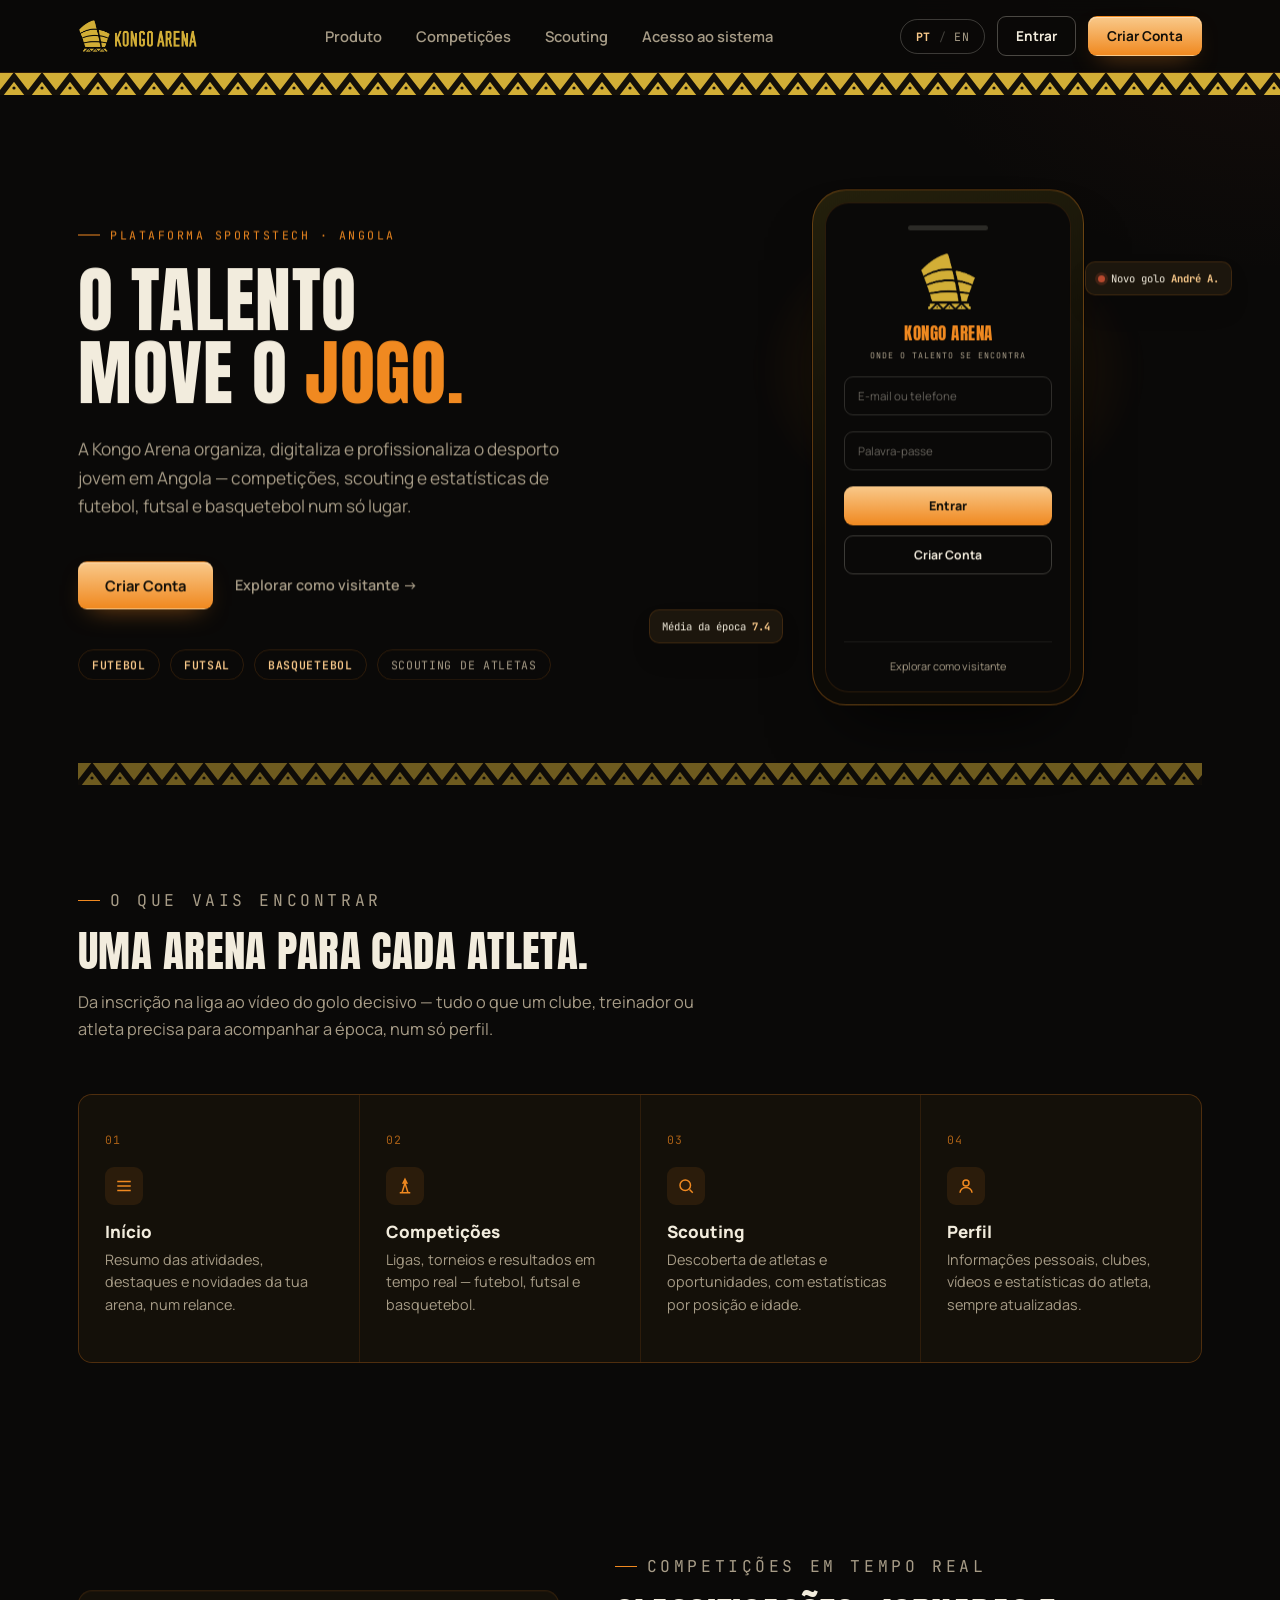
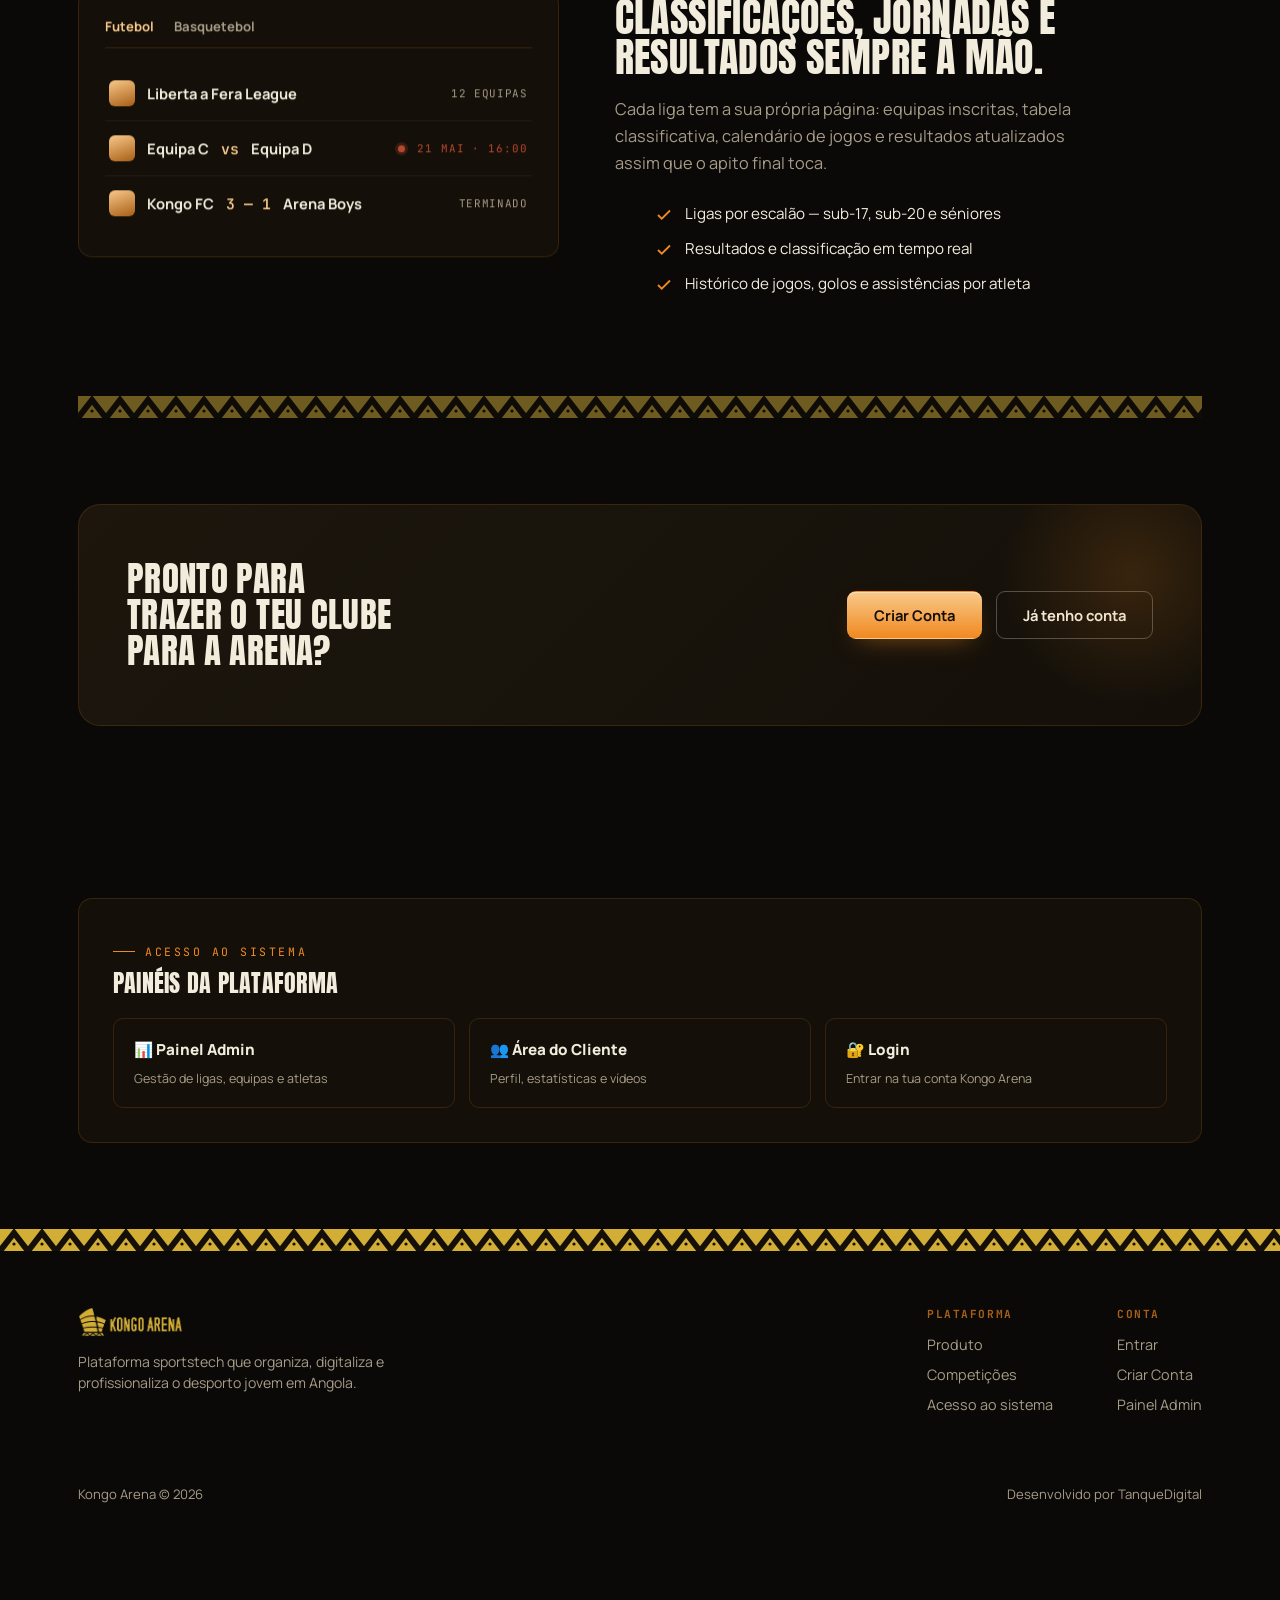
<file: admin/index.html>
<!DOCTYPE html>
<html lang="pt">

<head>
    <meta charset="UTF-8">
    <meta name="viewport" content="width=device-width, initial-scale=1.0">
    <title>Kongo Arena · Painel Administrativo</title>
    <link rel="icon" type="image/png" href="assets/favicon.png">
    <link rel="stylesheet" href="css/style.css">
</head>

<body>

    <!-- 🛡️ GUARDIÃO DE SEGURANÇA - DEVE SER A PRIMEIRA COISA NO BODY -->
    <script>
        (function () {
            const token = localStorage.getItem('kongo_token');
            const userStr = localStorage.getItem('kongo_user');

            // 1. Se não tem token, vai para login
            if (!token || !userStr) {
                console.log('⛔ Sem token. Redirecionando para login...');
                window.location.href = '../login.html';
                return;
            }

            // 2. Se tem token, verifica o tipo
            try {
                const user = JSON.parse(userStr);

                // 3. Se NÃO é admin, manda para cliente.html
                if (user.tipo !== 'admin') {
                    console.log('⛔ Usuário é ' + user.tipo + '. Redirecionando para cliente...');
                    window.location.href = 'cliente.html';
                    return;
                }

                // 4. Se é admin, deixa continuar carregando a página
                console.log('✅ Admin autenticado. Carregando painel...');

                // Preenche os dados do usuário na sidebar
                document.addEventListener('DOMContentLoaded', function () {
                    const userName = document.getElementById('userName');
                    const userType = document.getElementById('userType');
                    const userAvatar = document.getElementById('userAvatar');

                    if (userName) userName.textContent = user.nome_completo || user.nome || 'Administrador';
                    if (userType) userType.textContent = user.tipo || 'Admin';
                    if (userAvatar) userAvatar.textContent = (user.nome_completo || user.nome || 'A').charAt(0).toUpperCase();
                });

            } catch (e) {
                console.error('Erro ao ler usuário:', e);
                localStorage.clear();
                window.location.href = '../login.html';
            }
        })();
    </script>
    <!-- 🛡️ FIM DO GUARDIÃO -->

    <div class="app">
        <aside class="sidebar">
            <div class="brand" style="padding:16px 20px;">
                <img src="assets/logo-admin.png" alt="Kongo Arena"
                    style="max-height:80px; width:auto; display:block; margin:0 auto;">
            </div>

            <nav>
                <div class="nav-item" data-section="dashboard"><span class="ic">📊</span> Visão geral</div>
                <div class="nav-item" data-section="atletas"><span class="ic">🆔</span> Atletas</div>
                <div class="nav-item" data-section="modalidades"><span class="ic">🏅</span> Modalidades</div>
                <div class="nav-item" data-section="clubes"><span class="ic">🏛️</span> Clubes</div>
                <div class="nav-item" data-section="equipas"><span class="ic">👥</span> Equipas</div>
                <div class="nav-item" data-section="competicoes"><span class="ic">🏆</span> Competições</div>
                <div class="nav-item" data-section="jogos"><span class="ic">⚽</span> Jogos</div>
                <div class="nav-item" data-section="licencas"><span class="ic">📋</span> Licenças</div>
            </nav>

            <div class="bottom">
                <div class="user-chip">
                    <div class="av" id="userAvatar">A</div>
                    <div class="info">
                        <div class="n" id="userName">—</div>
                        <div class="t" id="userType">—</div>
                    </div>
                </div>
                <button class="logout-btn" onclick="logout()">Terminar sessão</button>
            </div>
        </aside>

        <main class="main" id="mainContent">
            <div class="loading">A carregar...</div>
        </main>
    </div>

    <div class="overlay" id="overlay"></div>
    <div class="toast" id="toast"></div>

    <script src="js/app.js"></script>
    <footer
        style="text-align: center; padding: 20px; margin-top: 40px; font-size: 13px; color: #888; border-top: 1px solid #eee;">
        Kongo Arena © 2026 · Plataforma Desportiva <br>
        Desenvolvido por <a href="https://tanquedigital.com.br" target="_blank" rel="noopener noreferrer"
            style="color: #0066cc; text-decoration: none; font-weight: bold; transition: 0.3s;">TanqueDigital</a>
    </footer>

    <script>
        // Função de Logout
        function logout() {
            if (confirm('Tem certeza que deseja terminar a sessão?')) {
                localStorage.removeItem('kongo_token');
                localStorage.removeItem('kongo_user');
                window.location.href = '../login.html';
            }
        }
    </script>
</body>

</html>
</file>
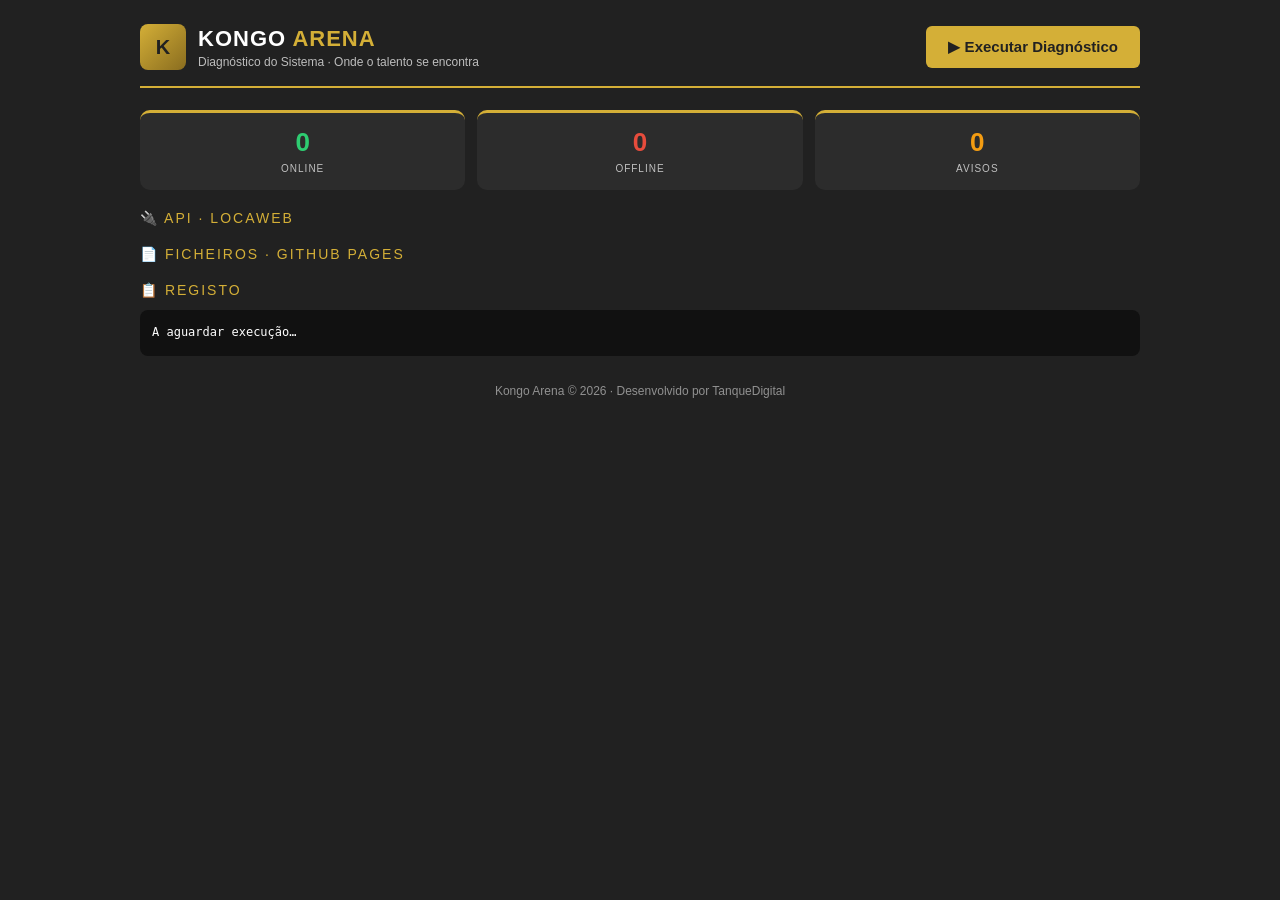
<file: diagnostico.html>
<!DOCTYPE html>
<html lang="pt">
<head>
<meta charset="UTF-8">
<meta name="viewport" content="width=device-width, initial-scale=1.0">
<title>Kongo Arena · Diagnóstico</title>
<style>
:root{--p:#212121;--d:#d4af37;--b:#fff;--ok:#2ecc71;--er:#e74c3c;--am:#f39c12;--c:#2c2c2c}
*{margin:0;padding:0;box-sizing:border-box}
body{background:var(--p);color:var(--b);font-family:Bahnschrift,'Segoe UI',Arial,sans-serif;padding:24px}
.wrap{max-width:1000px;margin:auto}
header{display:flex;justify-content:space-between;align-items:center;flex-wrap:wrap;gap:14px;border-bottom:2px solid var(--d);padding-bottom:16px;margin-bottom:22px}
.logo{width:46px;height:46px;border-radius:8px;background:linear-gradient(135deg,var(--d),#8a6d1f);display:flex;align-items:center;justify-content:center;color:var(--p);font-weight:700;font-size:20px}
h1{font-size:22px;letter-spacing:1px}h1 span{color:var(--d)}
.sub{font-size:12px;opacity:.7;margin-top:3px}
button{background:var(--d);color:var(--p);border:0;padding:12px 22px;border-radius:6px;font-weight:700;cursor:pointer;font-family:inherit;font-size:15px}
button:disabled{opacity:.5;cursor:wait}
.card{background:var(--c);border-radius:10px;padding:14px 16px;margin-bottom:10px;display:flex;justify-content:space-between;align-items:center;gap:12px;flex-wrap:wrap}
.lbl{font-weight:600;font-size:14px}.url{font-size:11px;opacity:.55;font-family:monospace;word-break:break-all}
.badge{padding:5px 12px;border-radius:16px;font-size:12px;font-weight:700;white-space:nowrap}
.on{background:rgba(46,204,113,.15);color:var(--ok);border:1px solid var(--ok)}
.off{background:rgba(231,76,60,.15);color:var(--er);border:1px solid var(--er)}
.warn{background:rgba(243,156,18,.15);color:var(--am);border:1px solid var(--am)}
.wait{background:rgba(255,255,255,.1);border:1px solid #555}
.sec{color:var(--d);text-transform:uppercase;letter-spacing:2px;font-size:14px;margin:20px 0 12px}
.grid{display:grid;grid-template-columns:repeat(auto-fit,minmax(140px,1fr));gap:12px;margin-bottom:8px}
.stat{background:var(--c);border-top:3px solid var(--d);border-radius:10px;padding:14px;text-align:center}
.stat b{font-size:26px;display:block}.stat small{font-size:10px;opacity:.7;text-transform:uppercase;letter-spacing:1px}
.log{background:#111;border-radius:8px;padding:12px;font-family:monospace;font-size:12px;max-height:200px;overflow:auto;line-height:1.8}
footer{text-align:center;opacity:.5;font-size:12px;margin-top:28px}
</style>
</head>
<body>
<div class="wrap">
<header>
 <div style="display:flex;gap:12px;align-items:center">
  <div class="logo">K</div>
  <div><h1>KONGO <span>ARENA</span></h1><div class="sub">Diagnóstico do Sistema · Onde o talento se encontra</div></div>
 </div>
 <button id="btnRun" type="button">▶ Executar Diagnóstico</button>
</header>
<div class="grid">
 <div class="stat"><b id="cOk" style="color:var(--ok)">0</b><small>Online</small></div>
 <div class="stat"><b id="cOff" style="color:var(--er)">0</b><small>Offline</small></div>
 <div class="stat"><b id="cWarn" style="color:var(--am)">0</b><small>Avisos</small></div>
</div>
<div class="sec">🔌 API · Locaweb</div><div id="rApi"></div>
<div class="sec">📄 Ficheiros · GitHub Pages</div><div id="rFiles"></div>
<div class="sec">📋 Registo</div><div class="log" id="log">A aguardar execução…</div>
<footer>Kongo Arena © 2026 · Desenvolvido por TanqueDigital</footer>
</div>
<script>
'use strict';
var API = 'https://tanquedigital.com.br/kongo/api/index.php';
var ok = 0, off = 0, warn = 0;
function log(msg, cls) {
  var el = document.getElementById('log');
  if (el.innerHTML.indexOf('A aguardar') !== -1) el.innerHTML = '';
  var d = document.createElement('div');
  d.style.color = cls === 'ok' ? '#2ecc71' : (cls === 'off' ? '#e74c3c' : '#f39c12');
  d.textContent = '[' + new Date().toLocaleTimeString() + '] ' + msg;
  el.appendChild(d); el.scrollTop = el.scrollHeight;
}
function card(box, label, url) {
  var id = 'c' + Math.random().toString(36).slice(2, 10);
  var div = document.createElement('div');
  div.className = 'card'; div.id = id;
  div.innerHTML = '<div style="flex:1;min-width:200px"><div class="lbl"></div><div class="url"></div></div><div class="badge wait">A testar…</div>';
  div.querySelector('.lbl').textContent = label;
  div.querySelector('.url').textContent = url;
  document.getElementById(box).appendChild(div);
  return id;
}
function badge(id, type, text, ms) {
  var el = document.getElementById(id); if (!el) return;
  var b = el.querySelector('.badge');
  b.className = 'badge ' + type;
  b.textContent = text + (ms !== null ? ' · ' + ms + 'ms' : '');
  if (type === 'on') ok++; else if (type === 'off') off++; else warn++;
  document.getElementById('cOk').textContent = ok;
  document.getElementById('cOff').textContent = off;
  document.getElementById('cWarn').textContent = warn;
}
function ping(url, cors) {
  var s = performance.now();
  return fetch(url, {cache: 'no-store', mode: cors ? 'cors' : 'same-origin'})
    .then(function (r) { return {ok: r.ok, ms: Math.round(performance.now() - s), cors: false}; })
    .catch(function () { return {ok: false, ms: Math.round(performance.now() - s), cors: true}; });
}
function run() {
  var btn = document.getElementById('btnRun');
  btn.disabled = true; btn.textContent = 'A diagnosticar…';
  ok = 0; off = 0; warn = 0;
  document.getElementById('rApi').innerHTML = '';
  document.getElementById('rFiles').innerHTML = '';
  document.getElementById('log').innerHTML = '';
  log('Início do diagnóstico…');
  var jobs = [];
  [['Raiz da API', API], ['Health Check', API + '?action=health']].forEach(function (t) {
    var id = card('rApi', t[0], t[1]);
    jobs.push(ping(t[1], true).then(function (r) {
      if (r.cors) { badge(id, 'warn', 'CORS/SSL', r.ms); log('⚠ ' + t[0] + ': bloqueado pelo navegador (CORS ou SSL).', 'warn'); }
      else if (r.ok) { badge(id, 'on', 'ONLINE', r.ms); log('✓ ' + t[0] + ' online (' + r.ms + 'ms)', 'ok'); }
      else { badge(id, 'off', 'OFFLINE', r.ms); log('✗ ' + t[0] + ' offline', 'off'); }
    }));
  });
  [['Página Inicial', './index.html'], ['Login', './login.html'], ['Validação QR', './validar.html']].forEach(function (t) {
    var id = card('rFiles', t[0], t[1]);
    jobs.push(ping(t[1], false).then(function (r) {
      if (r.ok) { badge(id, 'on', 'ONLINE', r.ms); log('✓ ' + t[0] + ' encontrado', 'ok'); }
      else { badge(id, 'off', 'OFFLINE', r.ms); log('✗ ' + t[0] + ' não encontrado', 'off'); }
    }));
  });
  Promise.all(jobs).then(function () {
    log('Diagnóstico concluído.', 'ok');
    btn.disabled = false; btn.textContent = '↻ Executar Novamente';
  });
}
document.getElementById('btnRun').addEventListener('click', run);
</script>
</body>
</html>
</file>
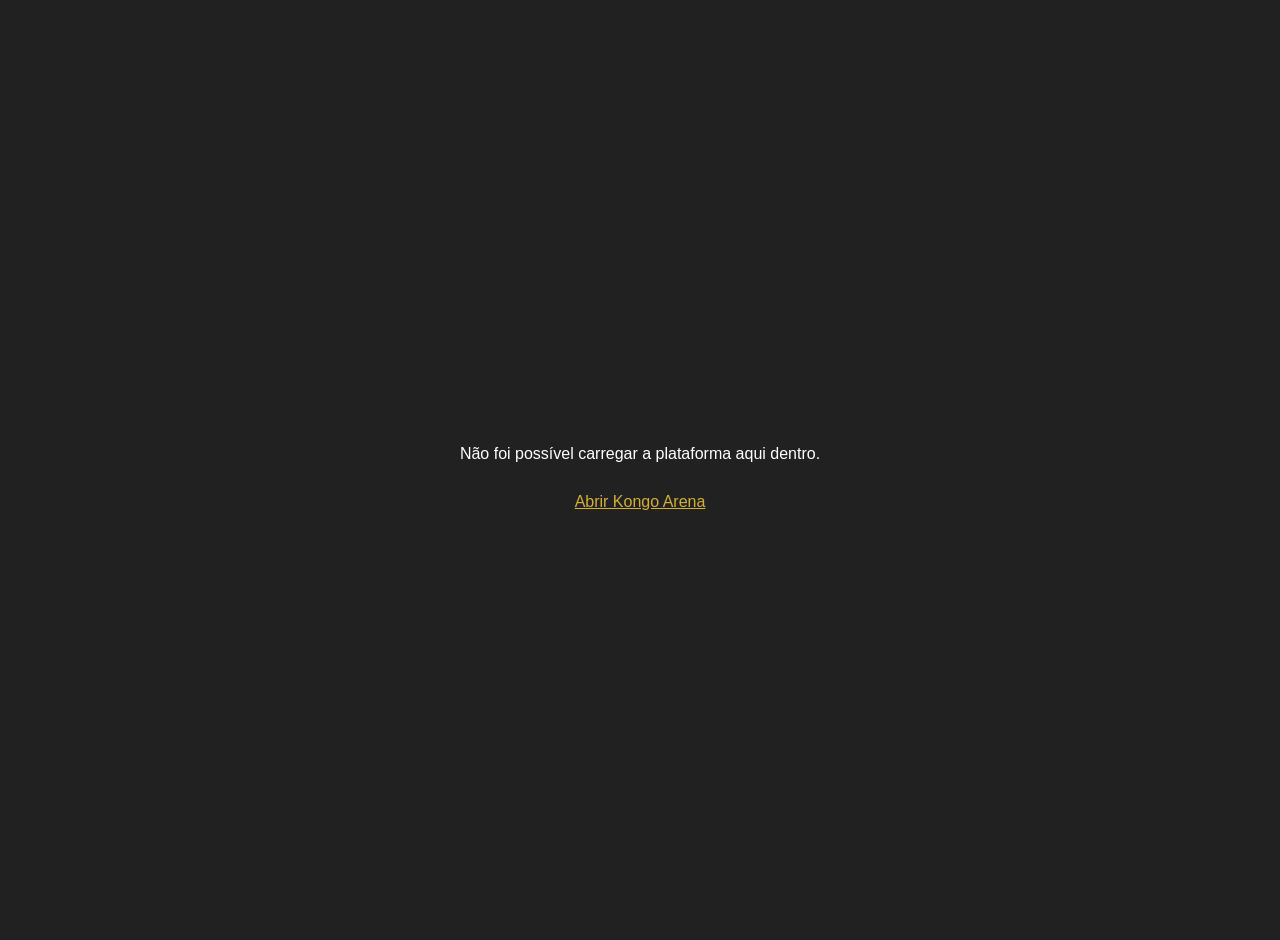
<file: index-mascarado.html>
<!DOCTYPE html>
<html lang="pt">
<head>
<meta charset="UTF-8">
<meta name="viewport" content="width=device-width, initial-scale=1.0">
<title>Kongo Arena</title>
<style>
  html, body { margin:0; padding:0; height:100%; overflow:hidden; background:#212121; }
  #kongo-frame {
    position:fixed; top:0; left:0;
    width:100%; height:100%;
    border:0;
  }
  #kongo-fallback {
    display:none;
    font-family: Arial, sans-serif;
    color:#fff; background:#212121;
    height:100%; display:flex; flex-direction:column;
    align-items:center; justify-content:center; gap:14px; text-align:center; padding:20px;
  }
</style>
</head>
<body>

<iframe id="kongo-frame" src="https://tanquedigital.com.br/kongo/" title="Kongo Arena" allow="clipboard-write"></iframe>

<div id="kongo-fallback">
  <p>Não foi possível carregar a plataforma aqui dentro.</p>
  <a href="https://tanquedigital.com.br/kongo/" style="color:#d4af37;">Abrir Kongo Arena</a>
</div>

<script>
  // Se o site de destino recusar ser exibido dentro de um iframe
  // (por causa do cabeçalho X-Frame-Options / CSP dele), mostramos
  // um link direto em vez de deixar a tela em branco.
  var frame = document.getElementById('kongo-frame');
  var fallback = document.getElementById('kongo-fallback');
  var carregou = false;

  frame.addEventListener('load', function () { carregou = true; });

  setTimeout(function () {
    if (!carregou) {
      frame.style.display = 'none';
      fallback.style.display = 'flex';
    }
  }, 4000);
</script>

</body>
</html>
</file>
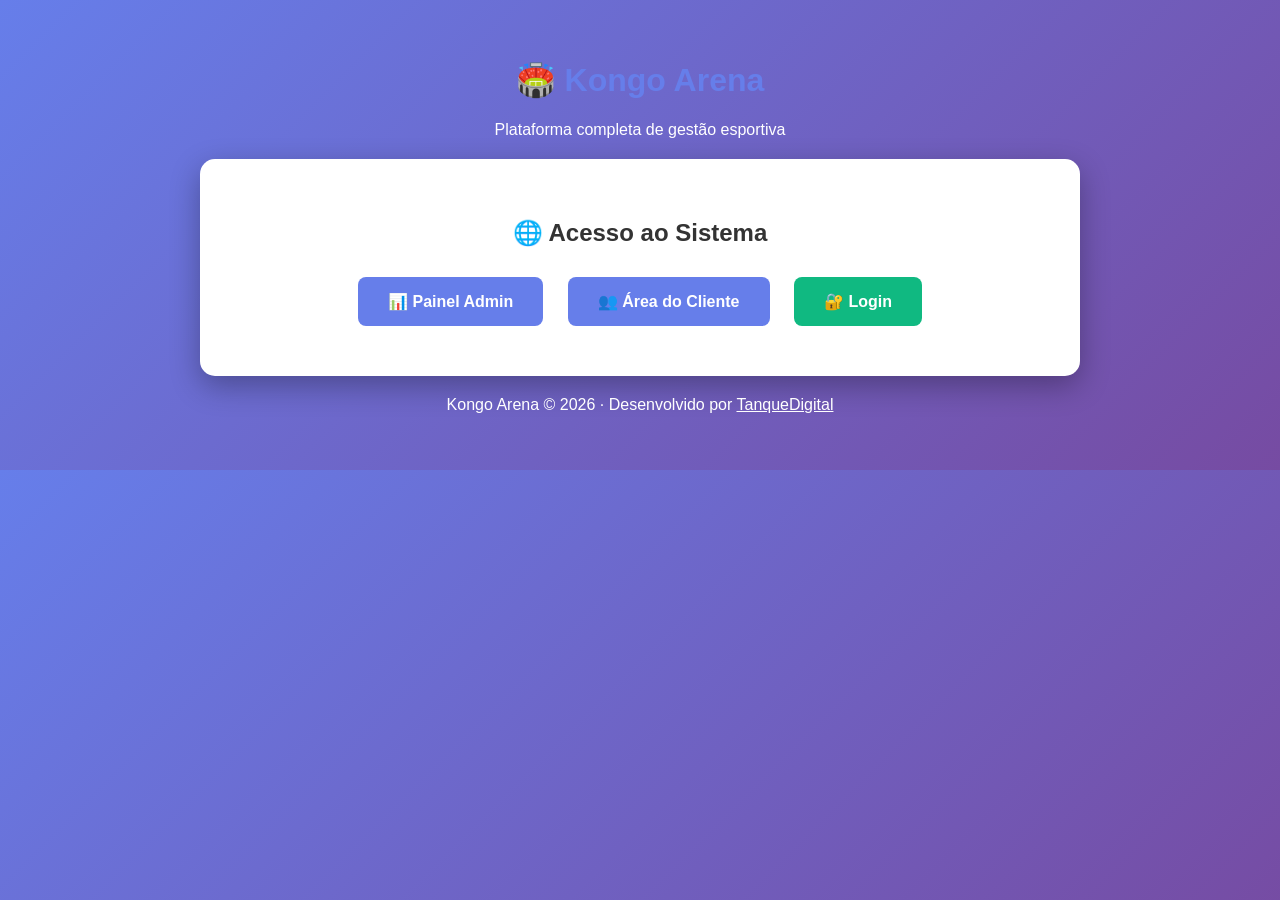
<file: index1.html>
<?php
// Kongo Arena - Página de entrada (convertida de index.html)
// Antes esta página mostrava a credencial de teste (admin/admin123)
// diretamente na tela — isso foi removido por segurança.
?>
<!DOCTYPE html>
<html lang="pt-BR">
<head>
<meta charset="UTF-8">
<meta name="viewport" content="width=device-width, initial-scale=1.0">
<title>Kongo Arena</title>
<style>
body{font-family:Arial;background:linear-gradient(135deg,#667eea,#764ba2);margin:0;padding:40px;text-align:center;color:white}
.card{background:white;color:#333;border-radius:15px;padding:40px;max-width:800px;margin:20px auto;box-shadow:0 10px 30px rgba(0,0,0,0.3)}
h1{color:#667eea}
.btn{display:inline-block;padding:15px 30px;background:#667eea;color:white;text-decoration:none;border-radius:8px;margin:10px;font-weight:bold}
.btn:hover{background:#5568d3}
.btn2{background:#10b981}
.btn2:hover{background:#059669}
</style>
</head>
<body>
<h1>🏟️ Kongo Arena</h1>
<p>Plataforma completa de gestão esportiva</p>
<div class="card">
<h2>🌐 Acesso ao Sistema</h2>
<a href="admin.html" class="btn">📊 Painel Admin</a>
<a href="cliente.html" class="btn">👥 Área do Cliente</a>
<a href="login.html" class="btn btn2">🔐 Login</a>
</div>
<p>Kongo Arena © 2026 · Desenvolvido por <a href="https://tanquedigital.com.br" style="color:white">TanqueDigital</a></p>
</body>
</html>
</file>
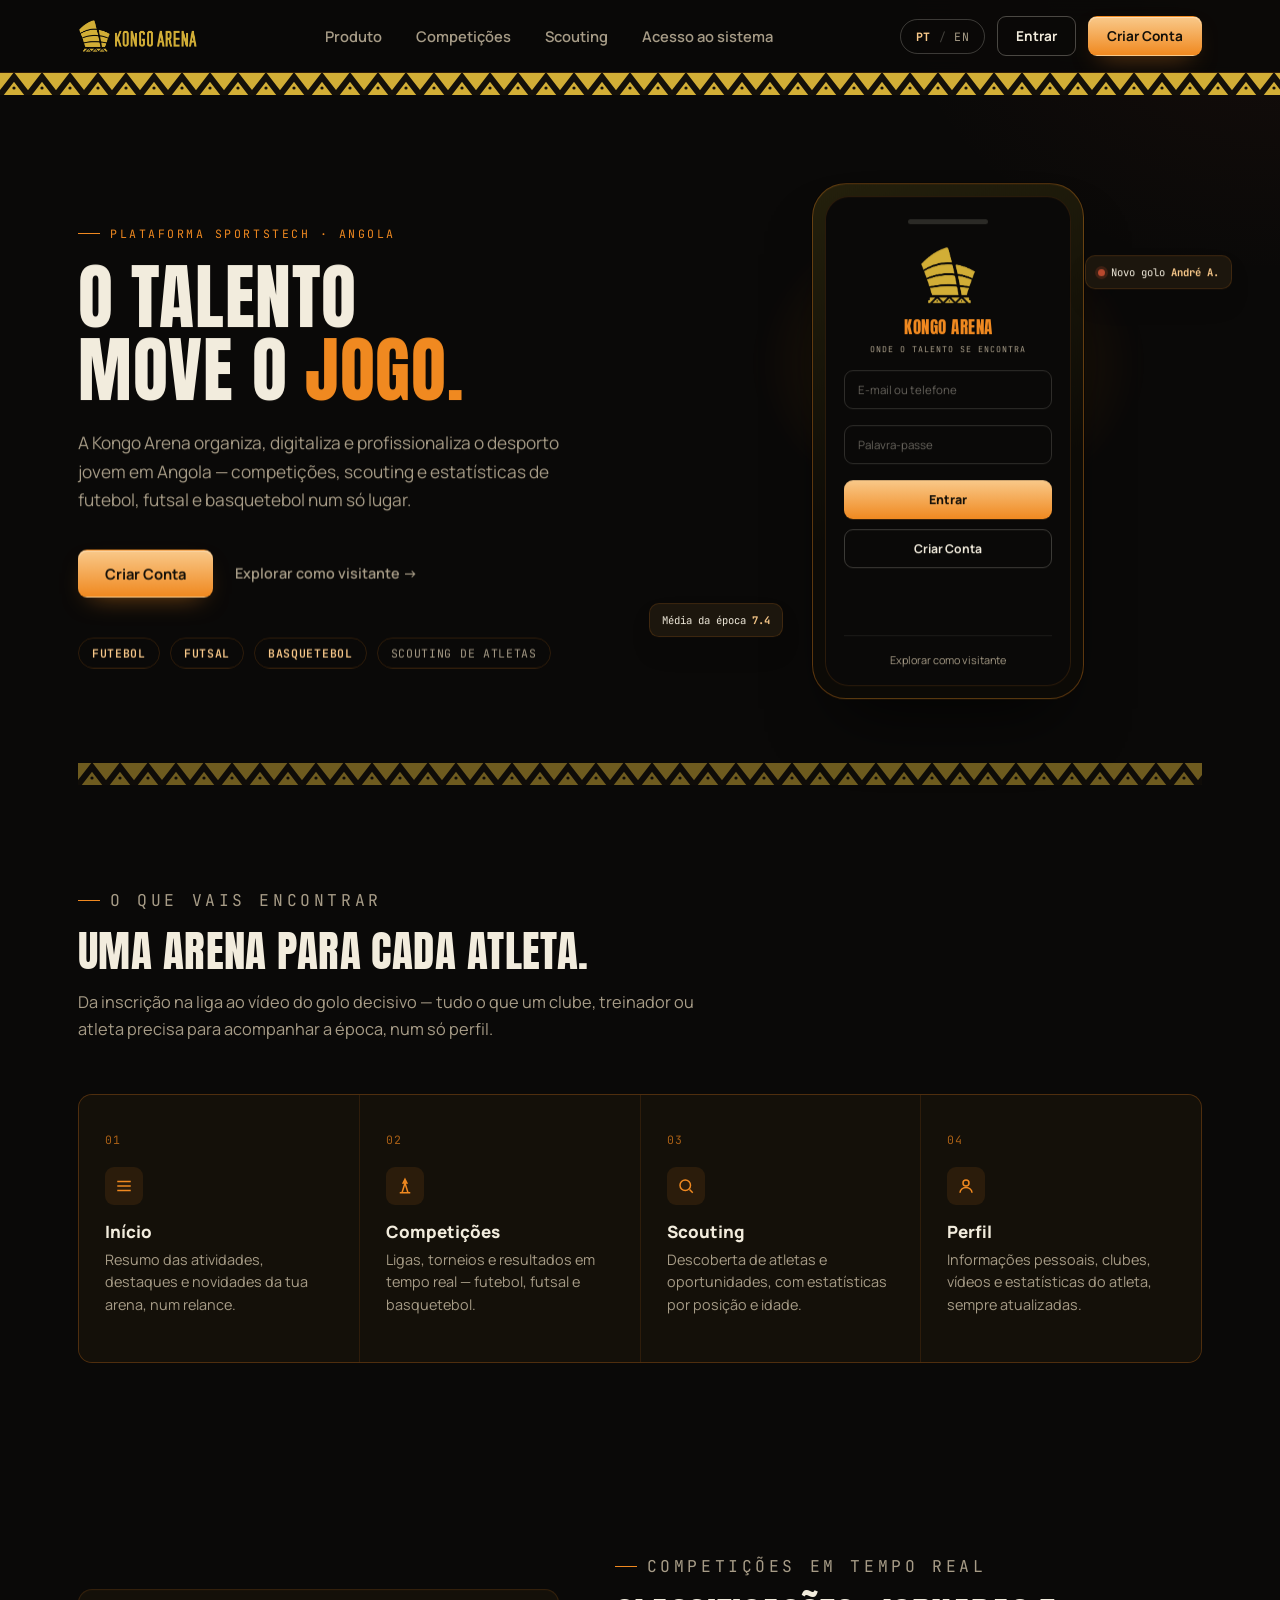
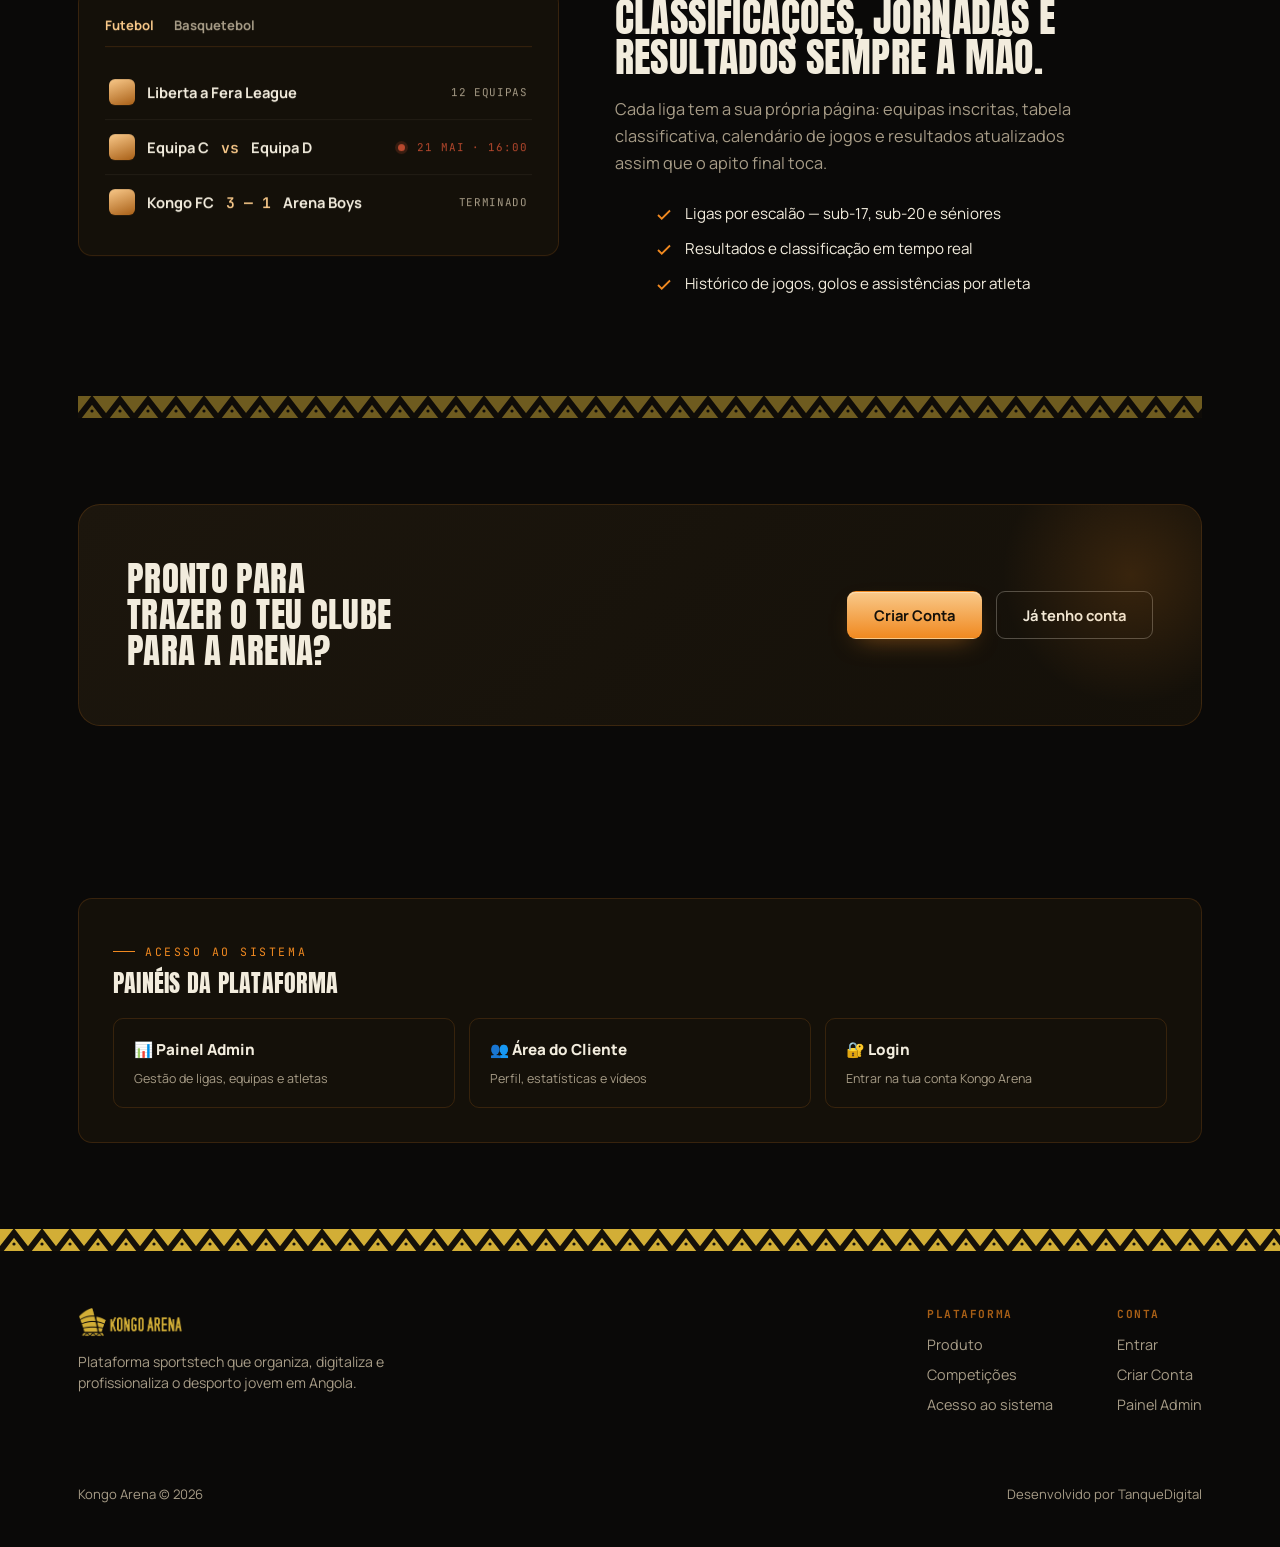
<file: login.html>
<!DOCTYPE html>
<html lang="pt">
<head>
<meta charset="UTF-8">
<meta http-equiv="refresh" content="0; url=index.html">
<title>Kongo Arena · Login</title>
</head>
<body style="background:#212121;color:#fff;font-family:Bahnschrift,'Segoe UI',Arial,sans-serif;display:flex;align-items:center;justify-content:center;min-height:100vh">
<p>A abrir a Kongo Arena… <a href="index.html" style="color:#d4af37">Clique aqui</a></p>
</body>
</html>
</file>
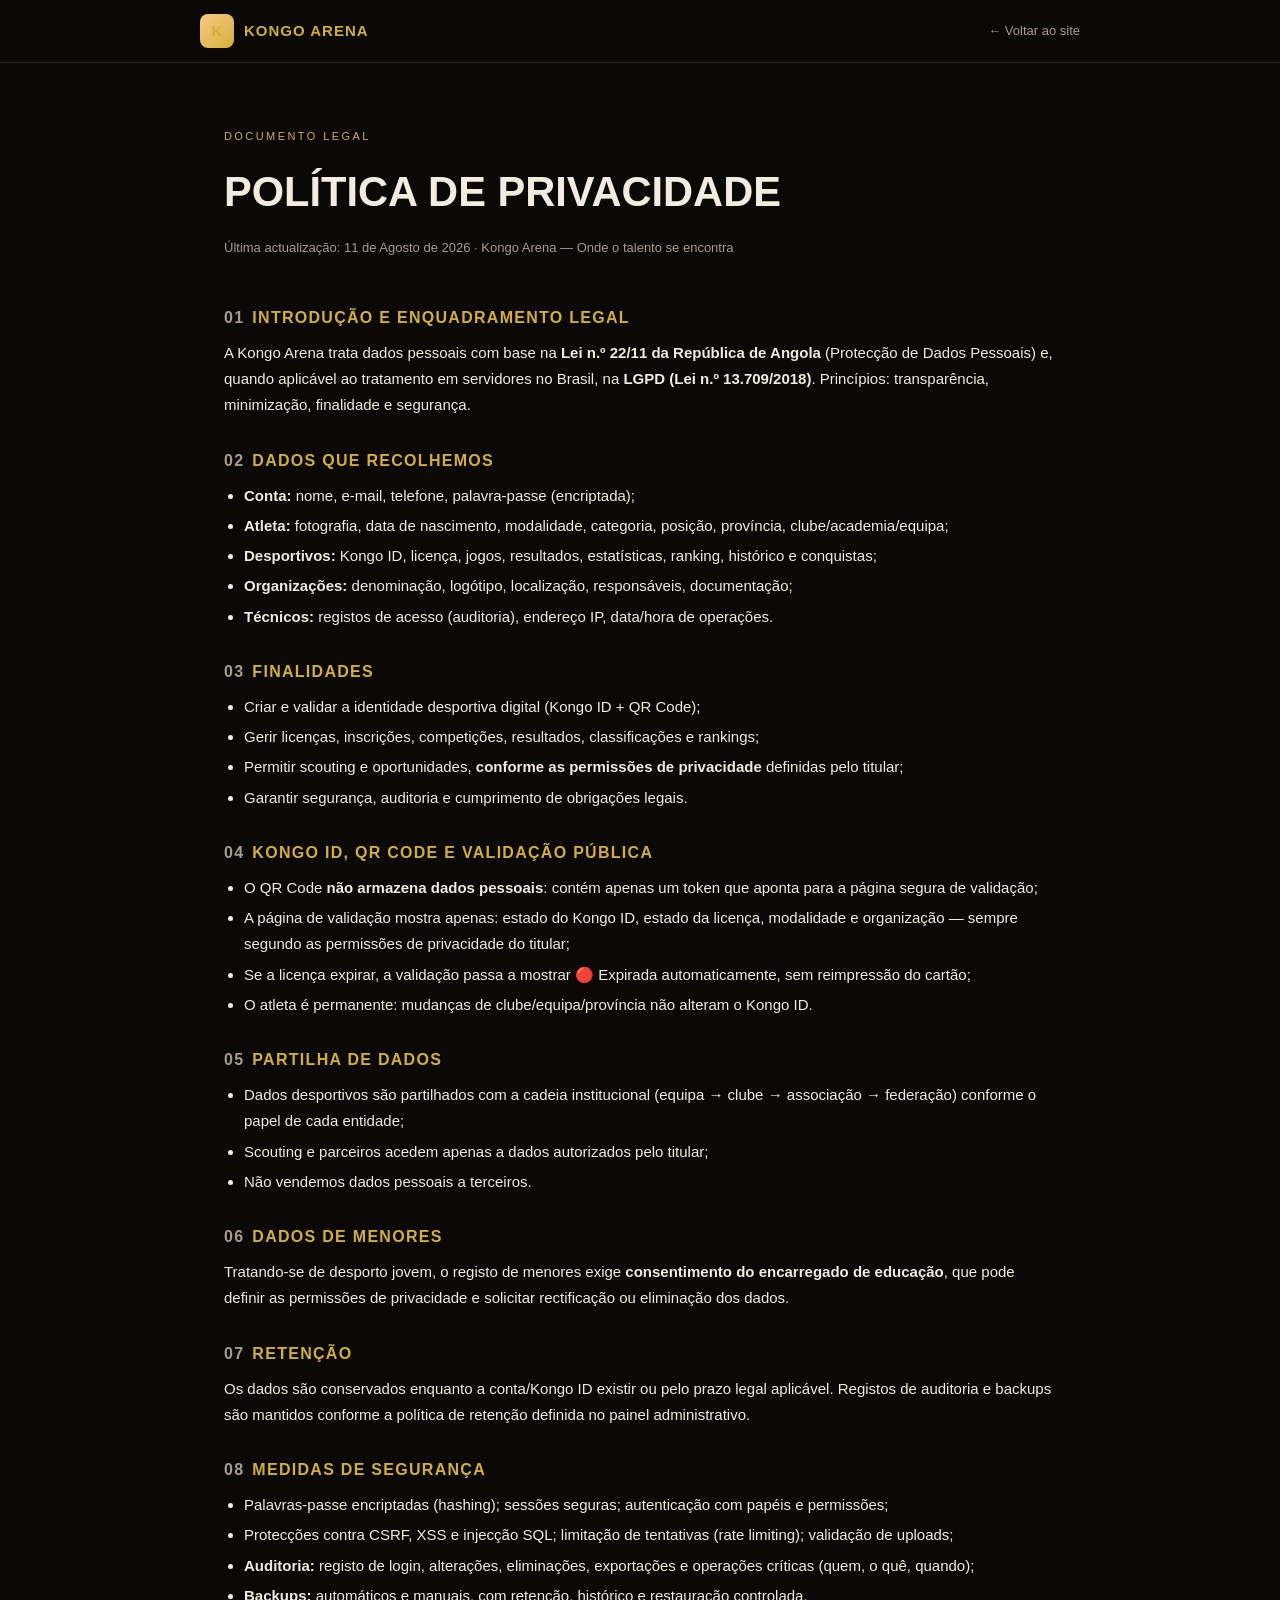
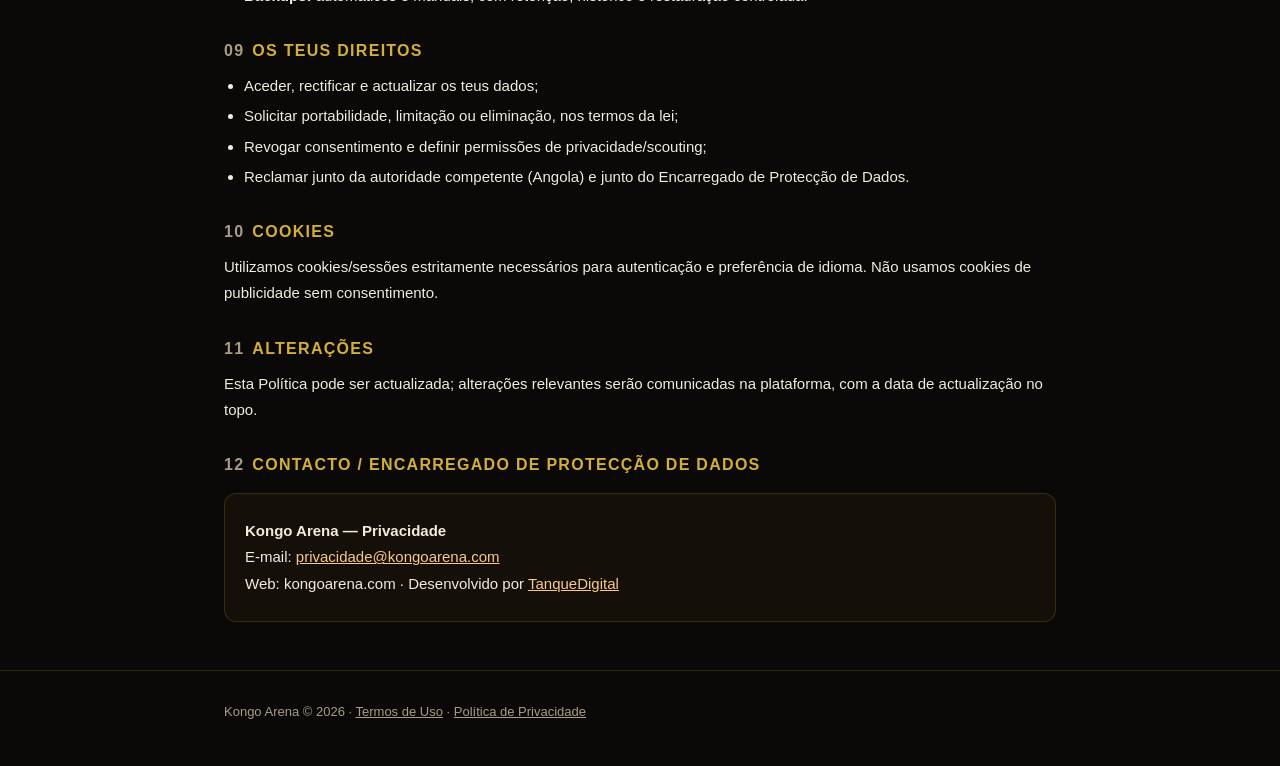
<file: politica-de-privacidade.html>
<!DOCTYPE html>
<html lang="pt-AO">
<head>
<meta charset="UTF-8">
<meta name="viewport" content="width=device-width, initial-scale=1.0">
<title>Política de Privacidade — Kongo Arena</title>
<meta name="description" content="Política de Privacidade da plataforma Kongo Arena — Onde o talento se encontra.">
<style>
:root{--void:#0a0908;--surface:#141009;--line:rgba(212,175,55,.18);--gold:#d4af37;--gold-pale:#f9c98a;--ivory:#f2ecdd;--muted:#a79c87}
*{box-sizing:border-box}html{scroll-behavior:smooth}
body{margin:0;background:var(--void);color:var(--ivory);font-family:Bahnschrift,'Segoe UI',Arial,sans-serif;line-height:1.75;font-size:15px}
.wrap{max-width:880px;margin:0 auto;padding:0 24px}
header{position:sticky;top:0;z-index:10;background:rgba(10,9,8,.92);backdrop-filter:blur(10px);border-bottom:1px solid var(--line)}
.nav{display:flex;align-items:center;justify-content:space-between;padding:14px 0}
.brand{display:flex;align-items:center;gap:10px;text-decoration:none;color:var(--ivory)}
.logo{width:34px;height:34px;border-radius:8px;background:linear-gradient(135deg,var(--gold-pale),var(--gold));display:flex;align-items:center;justify-content:center;color:#141009;font-weight:700}
.brand b{letter-spacing:1px}.brand span{color:var(--gold)}
.back{color:var(--muted);text-decoration:none;font-size:13px}.back:hover{color:var(--gold-pale)}
.hero{padding:56px 0 8px}
.eyebrow{font-size:11px;letter-spacing:.22em;text-transform:uppercase;color:var(--gold)}
h1{font-size:clamp(1.8rem,4vw,2.6rem);margin:10px 0 6px;text-transform:uppercase}
.meta{color:var(--muted);font-size:13px}
h2{color:var(--gold);font-size:16px;text-transform:uppercase;letter-spacing:.08em;margin:28px 0 8px}
h2 .n{color:var(--muted);margin-right:8px}
p{margin:8px 0}ul{margin:8px 0;padding-left:20px}li{margin:4px 0}
.card{background:var(--surface);border:1px solid var(--line);border-radius:12px;padding:16px 20px;margin:14px 0}
a{color:var(--gold-pale)}
footer{margin-top:48px;border-top:1px solid var(--line);padding:22px 0 34px;color:var(--muted);font-size:13px}
footer a{color:var(--muted)}footer a:hover{color:var(--gold-pale)}
</style>
</head>
<body>
<header><div class="wrap nav">
<a class="brand" href="index.html"><span class="logo">K</span><span><b>KONGO <span>ARENA</span></b></span></a>
<a class="back" href="index.html">← Voltar ao site</a>
</div></header>

<div class="wrap">
<div class="hero">
<p class="eyebrow">Documento Legal</p>
<h1>Política de Privacidade</h1>
<p class="meta">Última actualização: 11 de Agosto de 2026 · Kongo Arena — Onde o talento se encontra</p>
</div>

<h2><span class="n">01</span>Introdução e Enquadramento Legal</h2>
<p>A Kongo Arena trata dados pessoais com base na <b>Lei n.º 22/11 da República de Angola</b> (Protecção de Dados Pessoais) e, quando aplicável ao tratamento em servidores no Brasil, na <b>LGPD (Lei n.º 13.709/2018)</b>. Princípios: transparência, minimização, finalidade e segurança.</p>

<h2><span class="n">02</span>Dados que Recolhemos</h2>
<ul>
<li><b>Conta:</b> nome, e-mail, telefone, palavra-passe (encriptada);</li>
<li><b>Atleta:</b> fotografia, data de nascimento, modalidade, categoria, posição, província, clube/academia/equipa;</li>
<li><b>Desportivos:</b> Kongo ID, licença, jogos, resultados, estatísticas, ranking, histórico e conquistas;</li>
<li><b>Organizações:</b> denominação, logótipo, localização, responsáveis, documentação;</li>
<li><b>Técnicos:</b> registos de acesso (auditoria), endereço IP, data/hora de operações.</li>
</ul>

<h2><span class="n">03</span>Finalidades</h2>
<ul>
<li>Criar e validar a identidade desportiva digital (Kongo ID + QR Code);</li>
<li>Gerir licenças, inscrições, competições, resultados, classificações e rankings;</li>
<li>Permitir scouting e oportunidades, <b>conforme as permissões de privacidade</b> definidas pelo titular;</li>
<li>Garantir segurança, auditoria e cumprimento de obrigações legais.</li>
</ul>

<h2><span class="n">04</span>Kongo ID, QR Code e Validação Pública</h2>
<ul>
<li>O QR Code <b>não armazena dados pessoais</b>: contém apenas um token que aponta para a página segura de validação;</li>
<li>A página de validação mostra apenas: estado do Kongo ID, estado da licença, modalidade e organização — sempre segundo as permissões de privacidade do titular;</li>
<li>Se a licença expirar, a validação passa a mostrar 🔴 Expirada automaticamente, sem reimpressão do cartão;</li>
<li>O atleta é permanente: mudanças de clube/equipa/província não alteram o Kongo ID.</li>
</ul>

<h2><span class="n">05</span>Partilha de Dados</h2>
<ul>
<li>Dados desportivos são partilhados com a cadeia institucional (equipa → clube → associação → federação) conforme o papel de cada entidade;</li>
<li>Scouting e parceiros acedem apenas a dados autorizados pelo titular;</li>
<li>Não vendemos dados pessoais a terceiros.</li>
</ul>

<h2><span class="n">06</span>Dados de Menores</h2>
<p>Tratando-se de desporto jovem, o registo de menores exige <b>consentimento do encarregado de educação</b>, que pode definir as permissões de privacidade e solicitar rectificação ou eliminação dos dados.</p>

<h2><span class="n">07</span>Retenção</h2>
<p>Os dados são conservados enquanto a conta/Kongo ID existir ou pelo prazo legal aplicável. Registos de auditoria e backups são mantidos conforme a política de retenção definida no painel administrativo.</p>

<h2><span class="n">08</span>Medidas de Segurança</h2>
<ul>
<li>Palavras-passe encriptadas (hashing); sessões seguras; autenticação com papéis e permissões;</li>
<li>Protecções contra CSRF, XSS e injecção SQL; limitação de tentativas (rate limiting); validação de uploads;</li>
<li><b>Auditoria:</b> registo de login, alterações, eliminações, exportações e operações críticas (quem, o quê, quando);</li>
<li><b>Backups:</b> automáticos e manuais, com retenção, histórico e restauração controlada.</li>
</ul>

<h2><span class="n">09</span>Os Teus Direitos</h2>
<ul>
<li>Aceder, rectificar e actualizar os teus dados;</li>
<li>Solicitar portabilidade, limitação ou eliminação, nos termos da lei;</li>
<li>Revogar consentimento e definir permissões de privacidade/scouting;</li>
<li>Reclamar junto da autoridade competente (Angola) e junto do Encarregado de Protecção de Dados.</li>
</ul>

<h2><span class="n">10</span>Cookies</h2>
<p>Utilizamos cookies/sessões estritamente necessários para autenticação e preferência de idioma. Não usamos cookies de publicidade sem consentimento.</p>

<h2><span class="n">11</span>Alterações</h2>
<p>Esta Política pode ser actualizada; alterações relevantes serão comunicadas na plataforma, com a data de actualização no topo.</p>

<h2><span class="n">12</span>Contacto / Encarregado de Protecção de Dados</h2>
<div class="card">
<p><b>Kongo Arena — Privacidade</b><br>
E-mail: <a href="mailto:privacidade@kongoarena.com">privacidade@kongoarena.com</a><br>
Web: kongoarena.com · Desenvolvido por <a href="https://tanquedigital.com.br" target="_blank" rel="noopener">TanqueDigital</a></p>
</div>
</div>

<footer><div class="wrap">
<p>Kongo Arena © 2026 · <a href="termos-de-uso.html">Termos de Uso</a> · <a href="politica-de-privacidade.html">Política de Privacidade</a></p>
</div></footer>
</body>
</html>
</file>
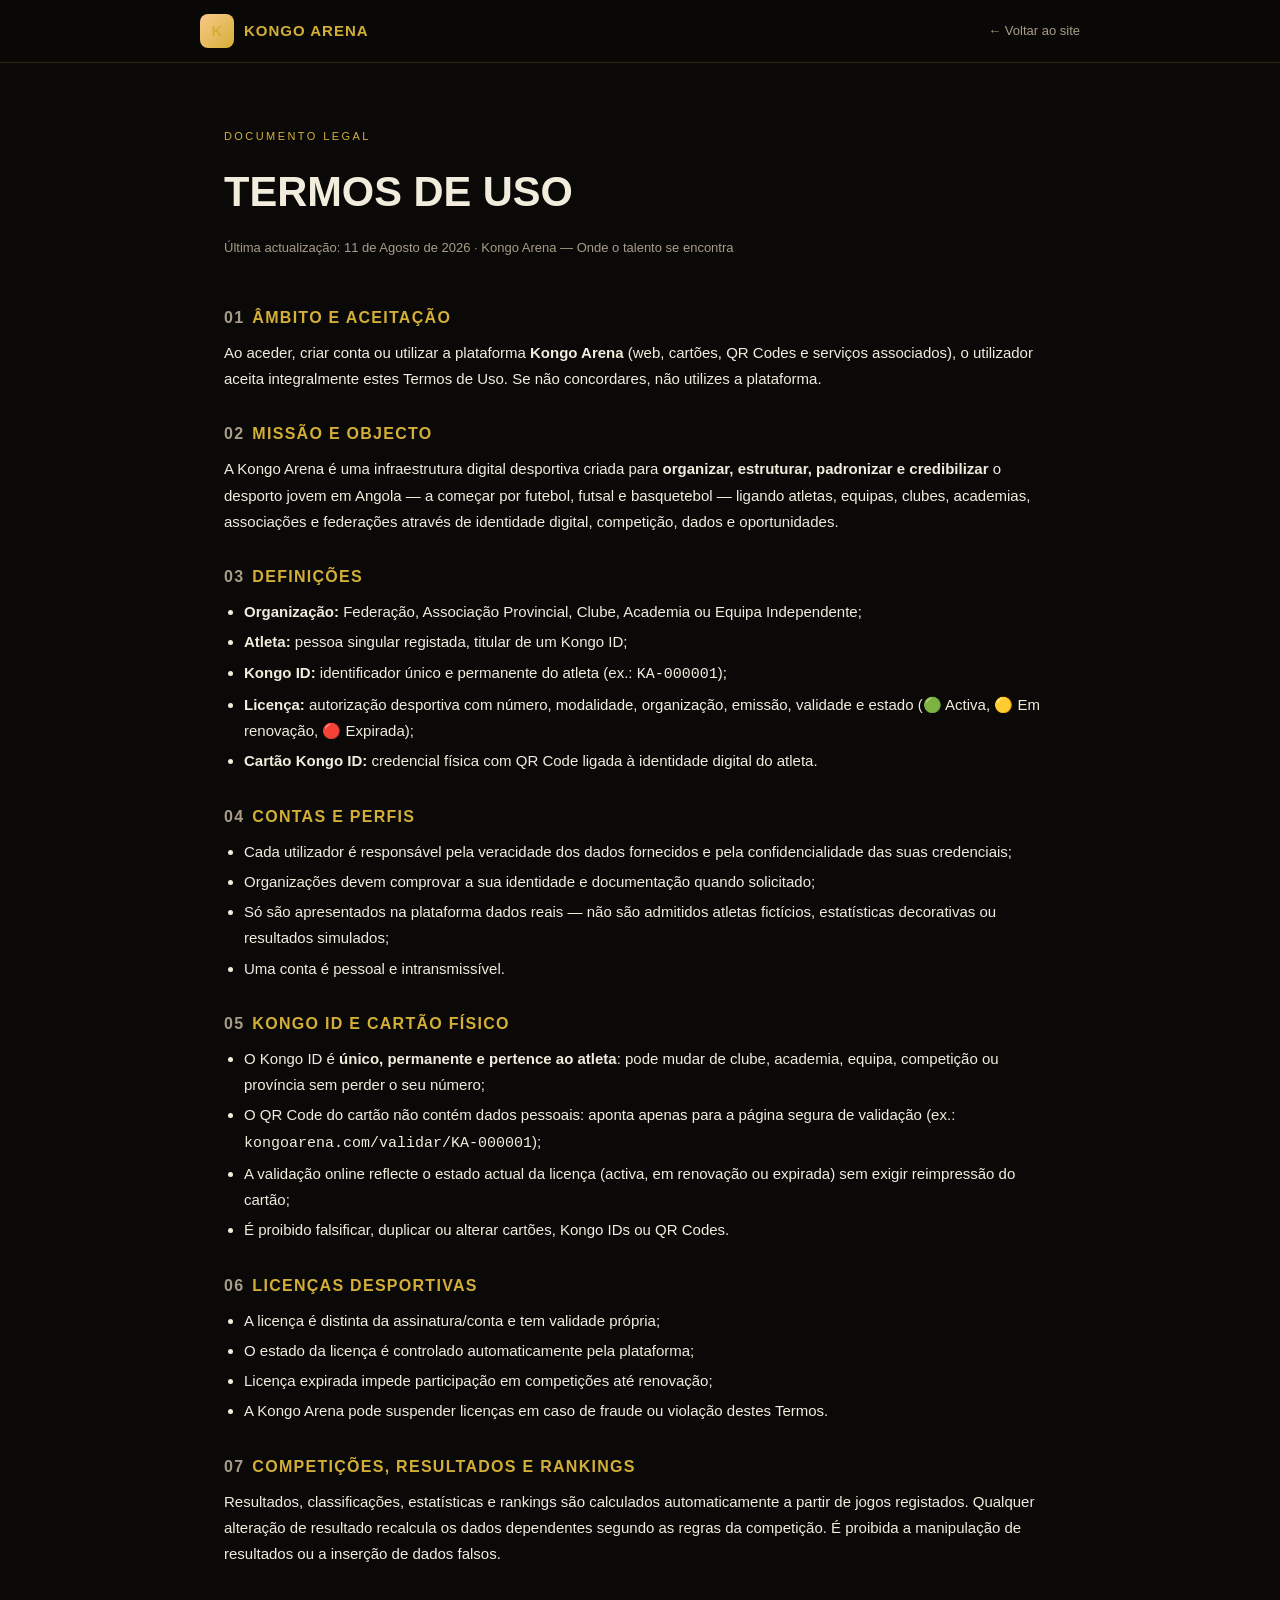
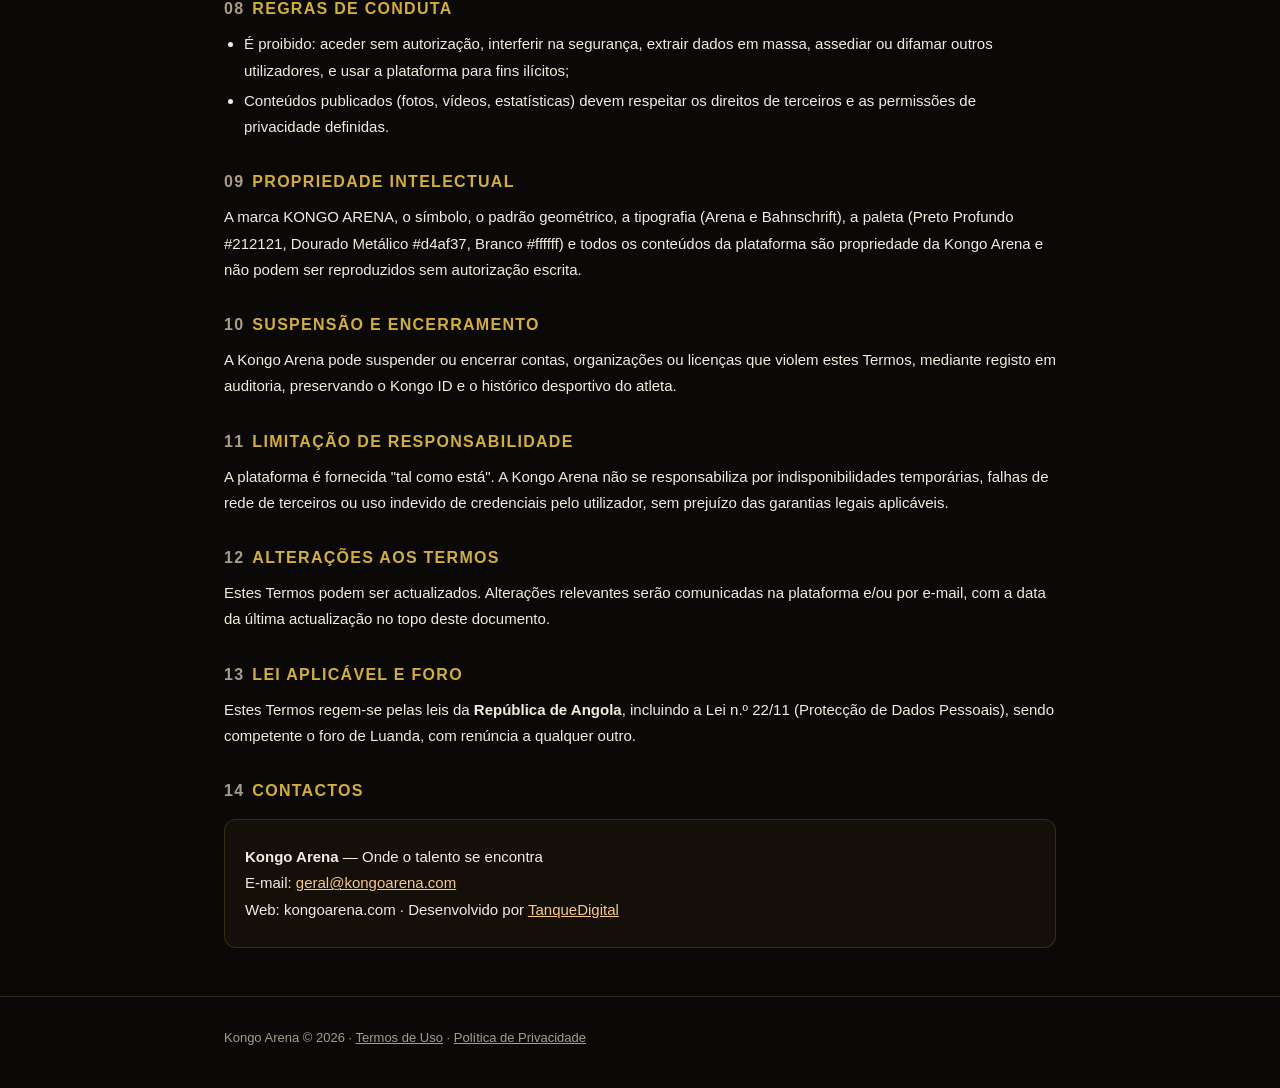
<file: termos-de-uso.html>
<!DOCTYPE html>
<html lang="pt-AO">
<head>
<meta charset="UTF-8">
<meta name="viewport" content="width=device-width, initial-scale=1.0">
<title>Termos de Uso — Kongo Arena</title>
<meta name="description" content="Termos de Uso da plataforma Kongo Arena — Onde o talento se encontra.">
<style>
:root{--void:#0a0908;--surface:#141009;--line:rgba(212,175,55,.18);--gold:#d4af37;--gold-pale:#f9c98a;--ivory:#f2ecdd;--muted:#a79c87}
*{box-sizing:border-box}html{scroll-behavior:smooth}
body{margin:0;background:var(--void);color:var(--ivory);font-family:Bahnschrift,'Segoe UI',Arial,sans-serif;line-height:1.75;font-size:15px}
.wrap{max-width:880px;margin:0 auto;padding:0 24px}
header{position:sticky;top:0;z-index:10;background:rgba(10,9,8,.92);backdrop-filter:blur(10px);border-bottom:1px solid var(--line)}
.nav{display:flex;align-items:center;justify-content:space-between;padding:14px 0}
.brand{display:flex;align-items:center;gap:10px;text-decoration:none;color:var(--ivory)}
.logo{width:34px;height:34px;border-radius:8px;background:linear-gradient(135deg,var(--gold-pale),var(--gold));display:flex;align-items:center;justify-content:center;color:#141009;font-weight:700}
.brand b{letter-spacing:1px}.brand span{color:var(--gold)}
.back{color:var(--muted);text-decoration:none;font-size:13px}.back:hover{color:var(--gold-pale)}
.hero{padding:56px 0 8px}
.eyebrow{font-size:11px;letter-spacing:.22em;text-transform:uppercase;color:var(--gold)}
h1{font-size:clamp(1.8rem,4vw,2.6rem);margin:10px 0 6px;text-transform:uppercase}
.meta{color:var(--muted);font-size:13px}
h2{color:var(--gold);font-size:16px;text-transform:uppercase;letter-spacing:.08em;margin:28px 0 8px}
h2 .n{color:var(--muted);margin-right:8px}
p{margin:8px 0}ul{margin:8px 0;padding-left:20px}li{margin:4px 0}
.card{background:var(--surface);border:1px solid var(--line);border-radius:12px;padding:16px 20px;margin:14px 0}
a{color:var(--gold-pale)}
footer{margin-top:48px;border-top:1px solid var(--line);padding:22px 0 34px;color:var(--muted);font-size:13px}
footer a{color:var(--muted)}footer a:hover{color:var(--gold-pale)}
</style>
</head>
<body>
<header><div class="wrap nav">
<a class="brand" href="index.html"><span class="logo">K</span><span><b>KONGO <span>ARENA</span></b></span></a>
<a class="back" href="index.html">← Voltar ao site</a>
</div></header>

<div class="wrap">
<div class="hero">
<p class="eyebrow">Documento Legal</p>
<h1>Termos de Uso</h1>
<p class="meta">Última actualização: 11 de Agosto de 2026 · Kongo Arena — Onde o talento se encontra</p>
</div>

<h2><span class="n">01</span>Âmbito e Aceitação</h2>
<p>Ao aceder, criar conta ou utilizar a plataforma <b>Kongo Arena</b> (web, cartões, QR Codes e serviços associados), o utilizador aceita integralmente estes Termos de Uso. Se não concordares, não utilizes a plataforma.</p>

<h2><span class="n">02</span>Missão e Objecto</h2>
<p>A Kongo Arena é uma infraestrutura digital desportiva criada para <b>organizar, estruturar, padronizar e credibilizar</b> o desporto jovem em Angola — a começar por futebol, futsal e basquetebol — ligando atletas, equipas, clubes, academias, associações e federações através de identidade digital, competição, dados e oportunidades.</p>

<h2><span class="n">03</span>Definições</h2>
<ul>
<li><b>Organização:</b> Federação, Associação Provincial, Clube, Academia ou Equipa Independente;</li>
<li><b>Atleta:</b> pessoa singular registada, titular de um Kongo ID;</li>
<li><b>Kongo ID:</b> identificador único e permanente do atleta (ex.: <code>KA-000001</code>);</li>
<li><b>Licença:</b> autorização desportiva com número, modalidade, organização, emissão, validade e estado (🟢 Activa, 🟡 Em renovação, 🔴 Expirada);</li>
<li><b>Cartão Kongo ID:</b> credencial física com QR Code ligada à identidade digital do atleta.</li>
</ul>

<h2><span class="n">04</span>Contas e Perfis</h2>
<ul>
<li>Cada utilizador é responsável pela veracidade dos dados fornecidos e pela confidencialidade das suas credenciais;</li>
<li>Organizações devem comprovar a sua identidade e documentação quando solicitado;</li>
<li>Só são apresentados na plataforma dados reais — não são admitidos atletas fictícios, estatísticas decorativas ou resultados simulados;</li>
<li>Uma conta é pessoal e intransmissível.</li>
</ul>

<h2><span class="n">05</span>Kongo ID e Cartão Físico</h2>
<ul>
<li>O Kongo ID é <b>único, permanente e pertence ao atleta</b>: pode mudar de clube, academia, equipa, competição ou província sem perder o seu número;</li>
<li>O QR Code do cartão não contém dados pessoais: aponta apenas para a página segura de validação (ex.: <code>kongoarena.com/validar/KA-000001</code>);</li>
<li>A validação online reflecte o estado actual da licença (activa, em renovação ou expirada) sem exigir reimpressão do cartão;</li>
<li>É proibido falsificar, duplicar ou alterar cartões, Kongo IDs ou QR Codes.</li>
</ul>

<h2><span class="n">06</span>Licenças Desportivas</h2>
<ul>
<li>A licença é distinta da assinatura/conta e tem validade própria;</li>
<li>O estado da licença é controlado automaticamente pela plataforma;</li>
<li>Licença expirada impede participação em competições até renovação;</li>
<li>A Kongo Arena pode suspender licenças em caso de fraude ou violação destes Termos.</li>
</ul>

<h2><span class="n">07</span>Competições, Resultados e Rankings</h2>
<p>Resultados, classificações, estatísticas e rankings são calculados automaticamente a partir de jogos registados. Qualquer alteração de resultado recalcula os dados dependentes segundo as regras da competição. É proibida a manipulação de resultados ou a inserção de dados falsos.</p>

<h2><span class="n">08</span>Regras de Conduta</h2>
<ul>
<li>É proibido: aceder sem autorização, interferir na segurança, extrair dados em massa, assediar ou difamar outros utilizadores, e usar a plataforma para fins ilícitos;</li>
<li>Conteúdos publicados (fotos, vídeos, estatísticas) devem respeitar os direitos de terceiros e as permissões de privacidade definidas.</li>
</ul>

<h2><span class="n">09</span>Propriedade Intelectual</h2>
<p>A marca KONGO ARENA, o símbolo, o padrão geométrico, a tipografia (Arena e Bahnschrift), a paleta (Preto Profundo #212121, Dourado Metálico #d4af37, Branco #ffffff) e todos os conteúdos da plataforma são propriedade da Kongo Arena e não podem ser reproduzidos sem autorização escrita.</p>

<h2><span class="n">10</span>Suspensão e Encerramento</h2>
<p>A Kongo Arena pode suspender ou encerrar contas, organizações ou licenças que violem estes Termos, mediante registo em auditoria, preservando o Kongo ID e o histórico desportivo do atleta.</p>

<h2><span class="n">11</span>Limitação de Responsabilidade</h2>
<p>A plataforma é fornecida "tal como está". A Kongo Arena não se responsabiliza por indisponibilidades temporárias, falhas de rede de terceiros ou uso indevido de credenciais pelo utilizador, sem prejuízo das garantias legais aplicáveis.</p>

<h2><span class="n">12</span>Alterações aos Termos</h2>
<p>Estes Termos podem ser actualizados. Alterações relevantes serão comunicadas na plataforma e/ou por e-mail, com a data da última actualização no topo deste documento.</p>

<h2><span class="n">13</span>Lei Aplicável e Foro</h2>
<p>Estes Termos regem-se pelas leis da <b>República de Angola</b>, incluindo a Lei n.º 22/11 (Protecção de Dados Pessoais), sendo competente o foro de Luanda, com renúncia a qualquer outro.</p>

<h2><span class="n">14</span>Contactos</h2>
<div class="card">
<p><b>Kongo Arena</b> — Onde o talento se encontra<br>
E-mail: <a href="mailto:geral@kongoarena.com">geral@kongoarena.com</a><br>
Web: kongoarena.com · Desenvolvido por <a href="https://tanquedigital.com.br" target="_blank" rel="noopener">TanqueDigital</a></p>
</div>
</div>

<footer><div class="wrap">
<p>Kongo Arena © 2026 · <a href="termos-de-uso.html">Termos de Uso</a> · <a href="politica-de-privacidade.html">Política de Privacidade</a></p>
</div></footer>
</body>
</html>
</file>
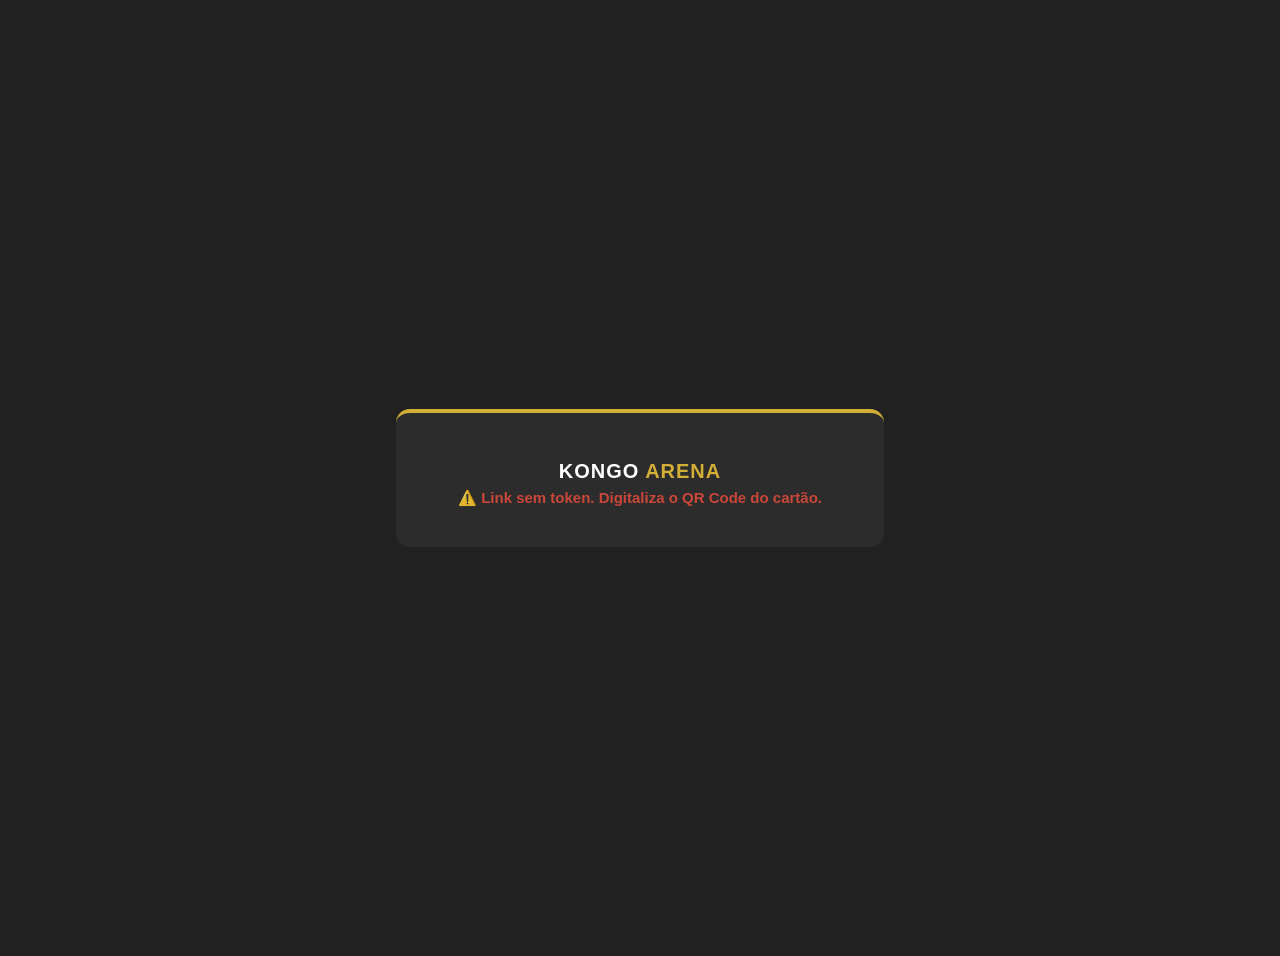
<file: validar.html>
<!DOCTYPE html>
<html lang="pt">
<head>
<meta charset="UTF-8">
<meta name="viewport" content="width=device-width, initial-scale=1.0">
<title>Kongo Arena · Validação</title>
<style>
body{background:#212121;color:#fff;font-family:Bahnschrift,'Segoe UI',Arial,sans-serif;display:flex;align-items:center;justify-content:center;min-height:100vh;padding:20px}
.card{background:#2c2c2c;border-radius:14px;padding:34px;max-width:420px;width:100%;text-align:center;border-top:4px solid #d4af37}
h1{font-size:20px;letter-spacing:1px;margin-bottom:6px}h1 span{color:#d4af37}
.kid{color:#d4af37;font-size:30px;font-weight:700;margin:10px 0}
.ok{color:#2ecc71;font-weight:700}.er{color:#e74c3c;font-weight:700}
p{opacity:.85;font-size:15px;margin:6px 0}
</style>
</head>
<body>
<div class="card" id="box"><h1>KONGO <span>ARENA</span></h1><p>A verificar…</p></div>
<script>
'use strict';
var t = new URLSearchParams(window.location.search).get('t') || '';
var box = document.getElementById('box');
if (!t) {
  box.innerHTML = '<h1>KONGO <span>ARENA</span></h1><p class="er">⚠️ Link sem token. Digitaliza o QR Code do cartão.</p>';
} else {
  fetch('https://tanquedigital.com.br/kongo/api/index.php?action=validate_qr&token=' + encodeURIComponent(t))
  .then(function (r) { return r.json(); })
  .then(function (d) {
    if (d.valid) {
      box.innerHTML = '<h1>KONGO <span>ARENA</span></h1>' +
        '<p class="ok">🟢 KONGO ID VÁLIDO · ATLETA VERIFICADO</p>' +
        '<div class="kid">' + d.data.kongo_number + '</div>' +
        '<p><b>' + d.data.first_name + ' ' + d.data.last_name + '</b></p>' +
        '<p>Estado da licença: ' + (d.data.status === 'active' ? '🟢 Activa' : d.data.status) + '</p>' +
        '<p style="font-size:12px;opacity:.5;margin-top:14px">kongoarena.com · Onde o talento se encontra</p>';
    } else {
      box.innerHTML = '<h1>KONGO <span>ARENA</span></h1><p class="er">🔴 ' + d.message + '</p>';
    }
  })
  .catch(function () {
    box.innerHTML = '<h1>KONGO <span>ARENA</span></h1><p class="er">⚠️ Não foi possível validar agora. Tenta novamente.</p>';
  });
}
</script>
</body>
</html>
</file>
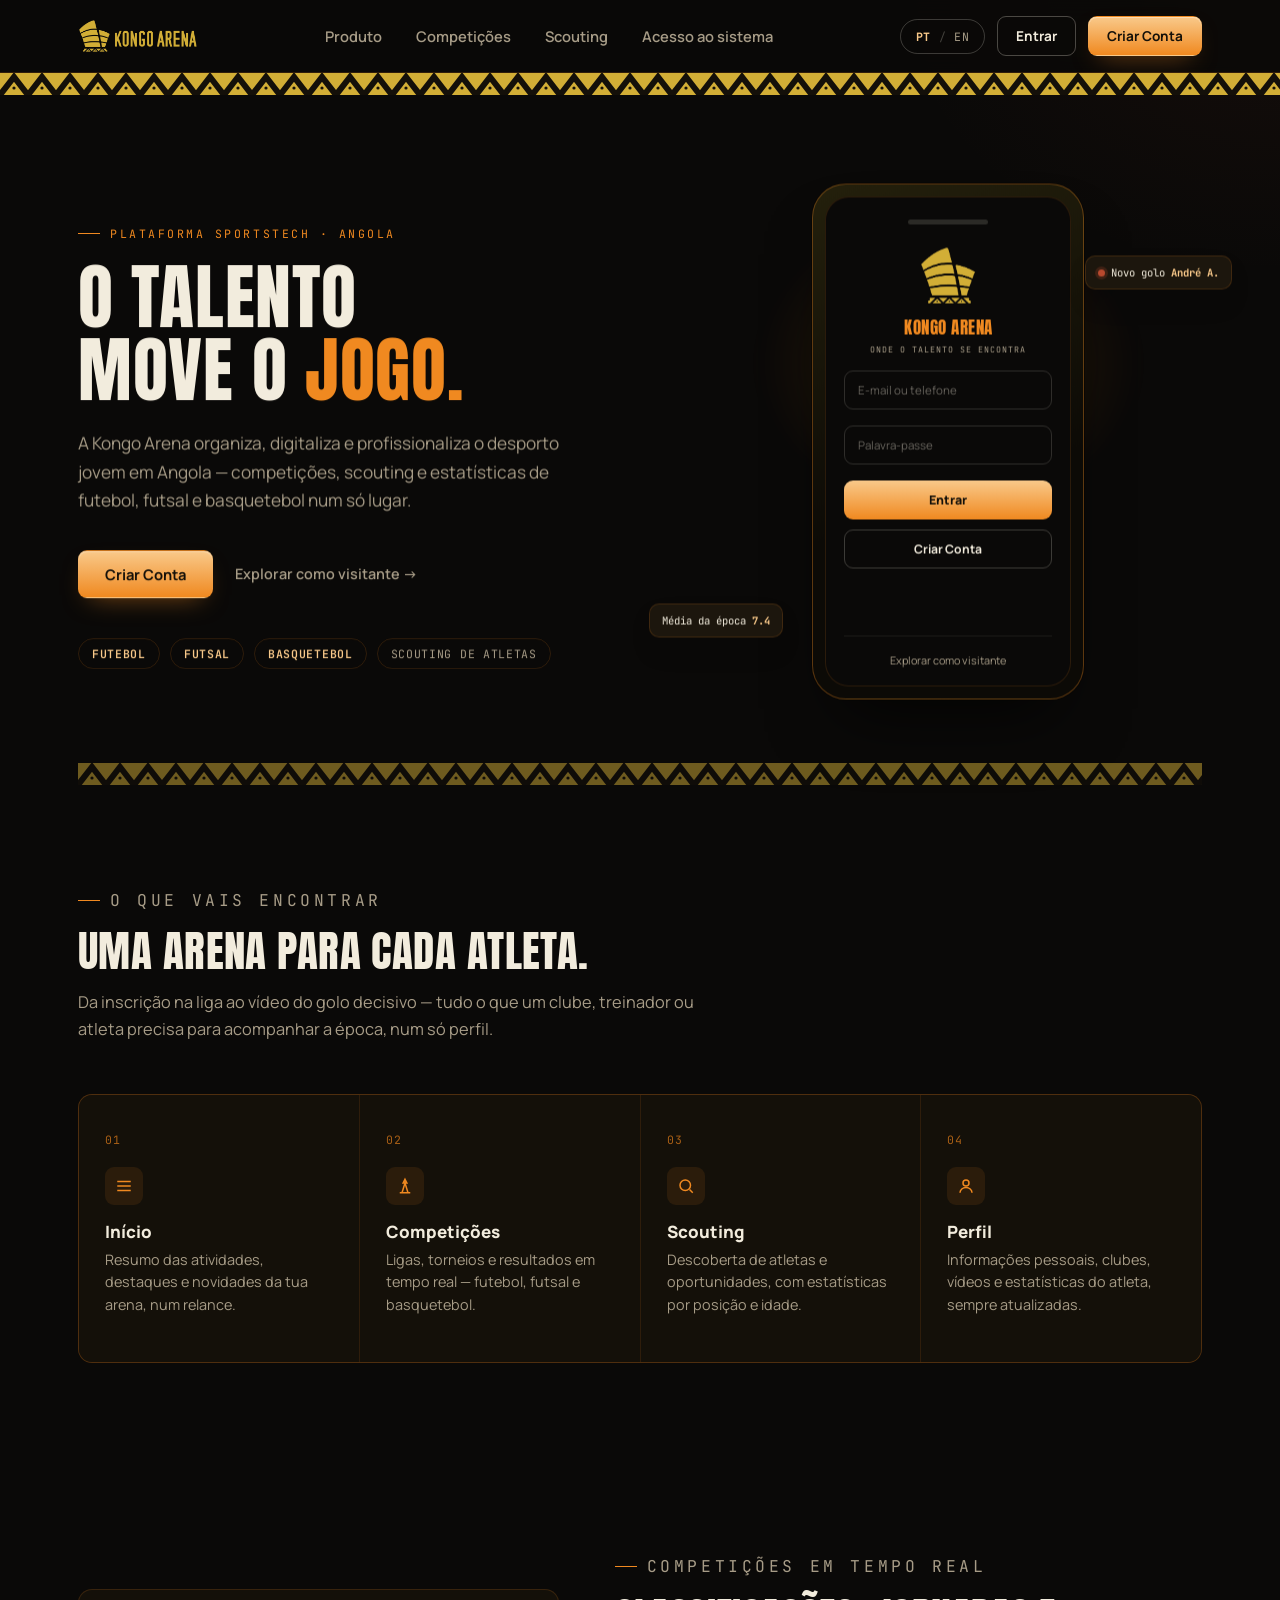
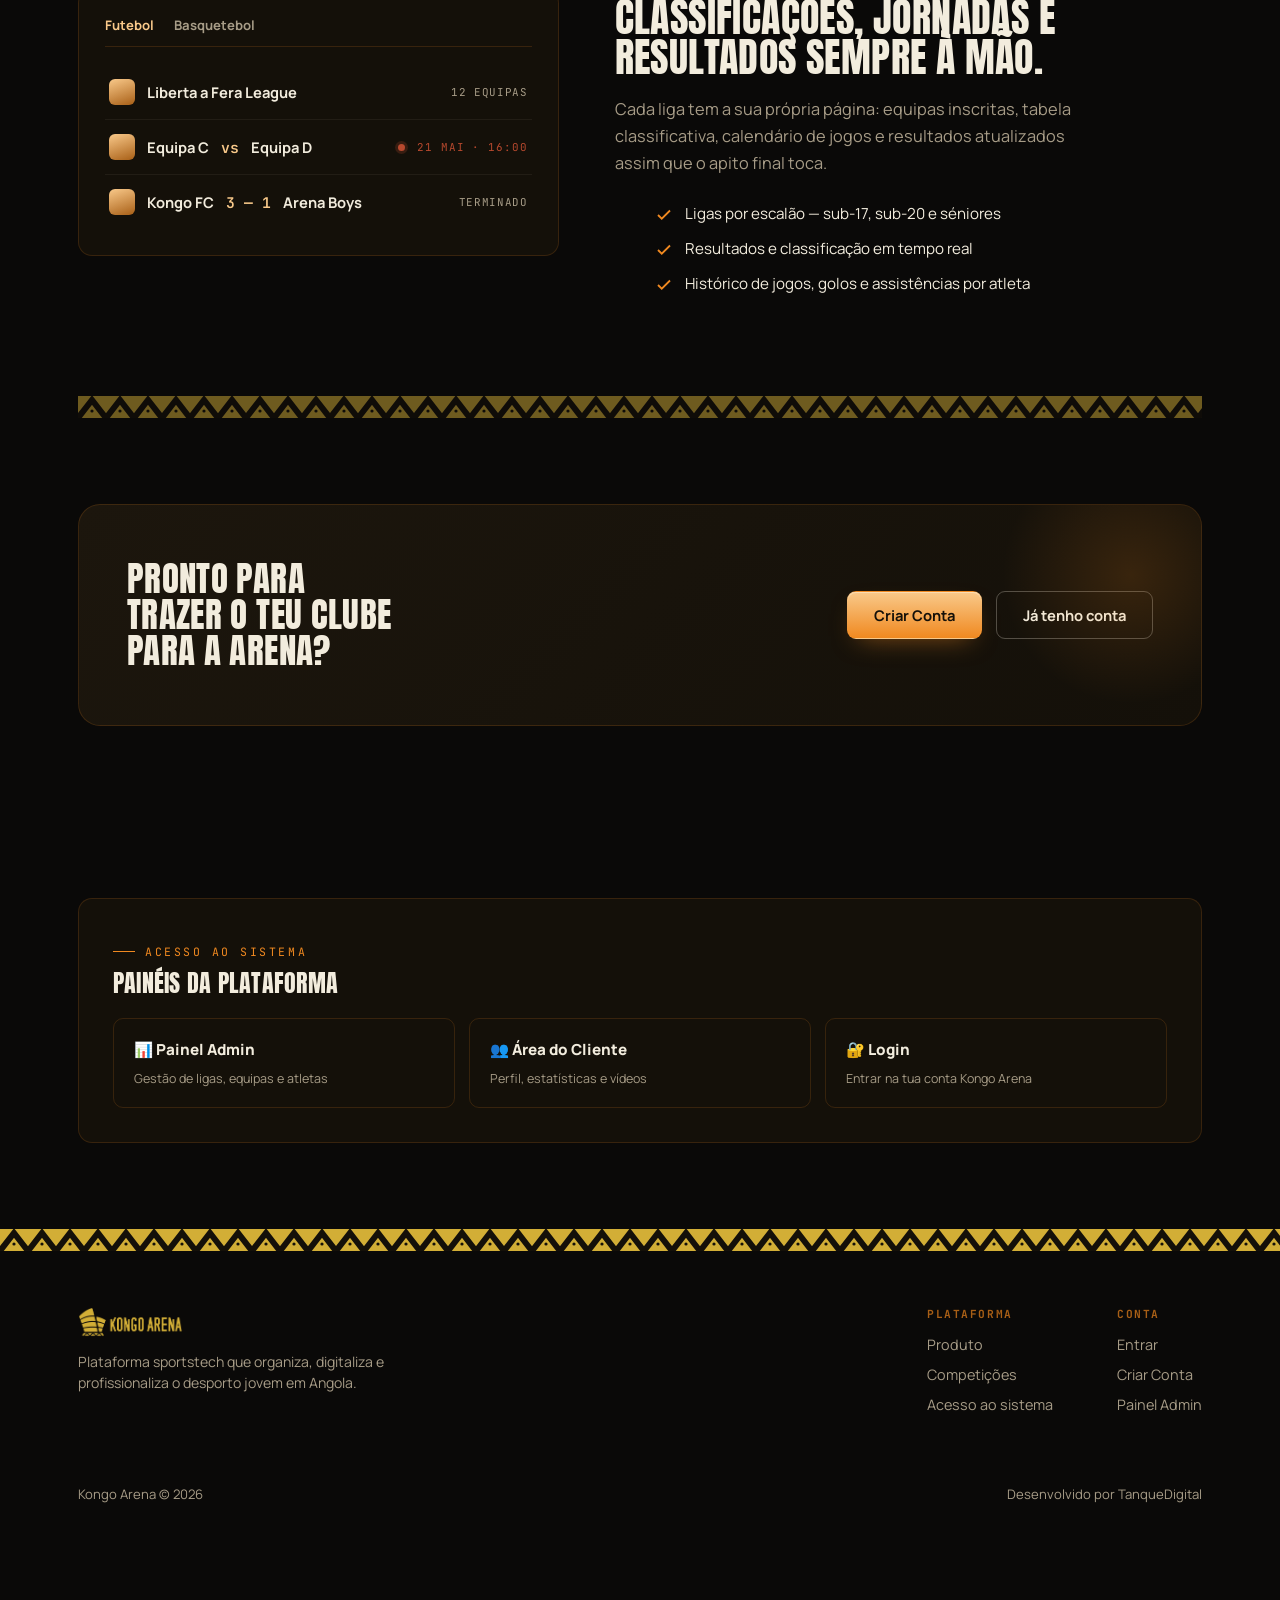
<file: admin/cliente.html>
<!DOCTYPE html>
<html lang="pt">

<head>
    <meta charset="UTF-8">
    <meta name="viewport" content="width=device-width, initial-scale=1.0">
    <title>Kongo Arena · Painel do Cliente</title>
    <style>
        :root {
            --primary: #2c3e50;
            --accent: #e74c3c;
            --bg: #f4f7f6;
            --card: #ffffff;
        }

        body {
            font-family: 'Segoe UI', Tahoma, Geneva, Verdana, sans-serif;
            background-color: var(--bg);
            margin: 0;
            display: flex;
            min-height: 100vh;
        }

        /* Sidebar */
        .sidebar {
            width: 250px;
            background: var(--primary);
            color: white;
            padding: 20px;
            box-sizing: border-box;
        }

        .sidebar h2 {
            color: white;
            border-bottom: 2px solid var(--accent);
            padding-bottom: 10px;
            display: inline-block;
        }

        .sidebar ul {
            list-style: none;
            padding: 0;
            margin-top: 30px;
        }

        .sidebar li {
            margin: 15px 0;
        }

        .sidebar a {
            color: #ecf0f1;
            text-decoration: none;
            font-size: 16px;
            display: block;
            padding: 10px;
            border-radius: 5px;
            transition: 0.3s;
        }

        .sidebar a:hover,
        .sidebar a.active {
            background: rgba(255, 255, 255, 0.1);
            color: white;
        }

        /* Main Content */
        .main {
            flex: 1;
            padding: 30px;
            overflow-y: auto;
        }

        .header {
            display: flex;
            justify-content: space-between;
            align-items: center;
            margin-bottom: 30px;
            border-bottom: 1px solid #ddd;
            padding-bottom: 15px;
        }

        /* Cards */
        .grid {
            display: grid;
            grid-template-columns: repeat(auto-fit, minmax(250px, 1fr));
            gap: 20px;
            margin-bottom: 30px;
        }

        .card {
            background: var(--card);
            padding: 20px;
            border-radius: 8px;
            box-shadow: 0 4px 6px rgba(0, 0, 0, 0.05);
            border-left: 5px solid var(--accent);
        }

        .card h3 {
            margin-top: 0;
            color: #7f8c8d;
            font-size: 14px;
            text-transform: uppercase;
        }

        .card p {
            font-size: 24px;
            font-weight: bold;
            color: var(--primary);
            margin: 10px 0 0 0;
        }

        /* Tables */
        table {
            width: 100%;
            border-collapse: collapse;
            background: white;
            box-shadow: 0 2px 4px rgba(0, 0, 0, 0.05);
            border-radius: 8px;
            overflow: hidden;
        }

        th,
        td {
            padding: 15px;
            text-align: left;
            border-bottom: 1px solid #eee;
        }

        th {
            background: #f8f9fa;
            font-weight: 600;
            color: #555;
        }

        .status-ok {
            color: green;
            font-weight: bold;
        }

        .status-pending {
            color: orange;
            font-weight: bold;
        }

        /* Footer */
        .footer {
            text-align: center;
            padding: 20px;
            font-size: 12px;
            color: #888;
            margin-top: 40px;
            border-top: 1px solid #eee;
        }

        .footer a {
            color: #0066cc;
            text-decoration: none;
            font-weight: bold;
        }
    </style>
</head>

<body>

    <!-- Sidebar do Cliente -->
    <nav class="sidebar">
        <h2>Kongo Arena</h2>
        <p style="font-size: 12px; color: #bdc3c7;">Área do Clube</p>
        <ul>
            <li><a href="#" class="active">📊 Visão Geral</a></li>
            <li><a href="#">👥 Minha Equipa</a></li>
            <li><a href="#">⚽ Jogos e Calendário</a></li>
            <li><a href="#">🏆 Competições</a></li>
            <li><a href="#">📋 Licenças</a></li>
            <li style="margin-top: 50px;"><a href="../login.html">🚪 Terminar Sessão</a></li>
        </ul>
    </nav>

    <!-- Conteúdo Principal -->
    <main class="main">
        <div class="header">
            <h1 id="saudacao-clube">Olá 👋</h1>
            <span>Temporada 2026</span>
        </div>

        <!-- Resumo (Dashboard) -->
        <div class="grid" id="dashboard-cards">
            <div class="card"><h3>A carregar…</h3><p>—</p></div>
        </div>

        <!-- Secção de Jogos -->
        <h2>Próximos Confrontos</h2>
        <table>
            <thead>
                <tr>
                    <th>Data</th>
                    <th>Competição</th>
                    <th>Adversário</th>
                    <th>Local</th>
                    <th>Estado</th>
                </tr>
            </thead>
            <tbody id="tabela-jogos">
                <tr><td colspan="5" style="text-align:center; color:#888;">A carregar jogos…</td></tr>
            </tbody>
        </table>

        <!-- Rodapé com Créditos -->
        <div class="footer">
            Kongo Arena © 2026 · Plataforma Desportiva <br>
            Desenvolvido por <a href="https://tanquedigital.com.br" target="_blank">TanqueDigital</a>
        </div>
    </main>

    <!-- Liga o painel do cliente à API real (substitui os dados fixos) -->
    <script src="js/cliente-api.js"></script>
    <script>
        (async function () {
            // O ID do clube deste cliente fica guardado no localStorage após o login
            // (definido em kongo_clube_id assim que o backend devolver essa informação no login).
            const clubeId = localStorage.getItem('kongo_clube_id');

            if (!KongoAPI.getToken()) {
                window.location.href = '../login.html';
                return;
            }

            const cardsContainer = document.getElementById('dashboard-cards');
            const tabelaJogos = document.getElementById('tabela-jogos');
            const saudacao = document.getElementById('saudacao-clube');

            // Nome do clube
            if (clubeId) {
                const clube = await KongoAPI.getMeuClube(clubeId);
                if (clube && clube.nome) {
                    saudacao.textContent = `Olá, ${clube.nome} 👋`;
                }
            }

            // Estatísticas reais (equipas, licenças)
            const [equipas, licencas, jogos] = await Promise.all([
                KongoAPI.getMinhasEquipas(),
                KongoAPI.getLicencas(),
                KongoAPI.getJogos()
            ]);

            const totalAtletas = Array.isArray(equipas)
                ? equipas.reduce((soma, eq) => soma + (eq.total_atletas || 0), 0)
                : 0;
            const licencasPendentes = Array.isArray(licencas)
                ? licencas.filter(l => l.status !== 'ativa').length
                : 0;
            const proximoJogo = Array.isArray(jogos) && jogos.length
                ? (jogos[0].data_jogo || jogos[0].data || '—')
                : '—';

            cardsContainer.innerHTML = `
                <div class="card"><h3>Atletas Aptos</h3><p>${totalAtletas}</p></div>
                <div class="card"><h3>Próximo Jogo</h3><p>${proximoJogo}</p></div>
                <div class="card" style="border-left-color: orange;"><h3>Licenças Pendentes</h3><p>${licencasPendentes}</p></div>
                <div class="card" style="border-left-color: #27ae60;"><h3>Equipas</h3><p>${Array.isArray(equipas) ? equipas.length : 0}</p></div>
            `;

            // Tabela de jogos
            if (Array.isArray(jogos) && jogos.length) {
                tabelaJogos.innerHTML = jogos.map(jogo => `
                    <tr>
                        <td>${jogo.data_jogo || jogo.data || '-'}</td>
                        <td>${jogo.competicao_nome || jogo.competicao || '-'}</td>
                        <td>${jogo.adversario || '-'}</td>
                        <td>${jogo.local || '-'}</td>
                        <td class="${jogo.status === 'confirmado' ? 'status-ok' : 'status-pending'}">${jogo.status || 'Pendente'}</td>
                    </tr>
                `).join('');
            } else {
                tabelaJogos.innerHTML = '<tr><td colspan="5" style="text-align:center; color:#888;">Nenhum jogo agendado.</td></tr>';
            }
        })();
    </script>
</body>

</html>
</file>
<file: admin/css/style.css>
:root{
  --bg:#0c0c0e;
  --panel:#17171a;
  --panel-2:#1e1e22;
  --panel-border:#2a2a2f;
  --gold:#e8b93f;
  --gold-dim:#a9852f;
  --text:#f2f2f0;
  --muted:#8c8c92;
  --danger:#e05c5c;
  --success:#6bcf7f;
  --warning:#e8b93f;
  --sidebar-w:220px;
}
*{box-sizing:border-box;}
body{
  margin:0;
  background:var(--bg);
  color:var(--text);
  font-family:'Segoe UI', system-ui, -apple-system, sans-serif;
  font-size:14px;
}
a{color:inherit;text-decoration:none;}

/* ---------- Layout ---------- */
.app{display:flex; min-height:100vh;}
.sidebar{
  width:var(--sidebar-w);
  background:var(--panel);
  border-right:1px solid var(--panel-border);
  padding:24px 0;
  position:fixed;
  top:0; bottom:0; left:0;
  display:flex;
  flex-direction:column;
}
.sidebar .brand{
  display:flex; align-items:center; gap:10px;
  padding:0 20px 24px;
  border-bottom:1px solid var(--panel-border);
  margin-bottom:16px;
}
.sidebar .brand .crest{
  width:34px;height:34px;border-radius:8px;
  background:linear-gradient(160deg, var(--gold), var(--gold-dim));
  display:flex;align-items:center;justify-content:center;font-size:16px;
}
.sidebar .brand .name{font-weight:700; letter-spacing:1px; font-size:14px;}
.sidebar .brand .name small{display:block; color:var(--gold); font-size:9px; letter-spacing:1px; font-weight:400; text-transform:uppercase;}

.nav-item{
  display:flex; align-items:center; gap:10px;
  padding:11px 20px;
  color:var(--muted);
  cursor:pointer;
  border-left:3px solid transparent;
  font-size:13px;
}
.nav-item:hover{color:var(--text); background:rgba(255,255,255,0.02);}
.nav-item.active{color:var(--gold); border-left-color:var(--gold); background:rgba(232,185,63,0.06);}
.nav-item .ic{width:18px; text-align:center;}

.sidebar .bottom{margin-top:auto; padding:16px 20px 0; border-top:1px solid var(--panel-border);}
.user-chip{display:flex; align-items:center; gap:10px; margin-bottom:12px;}
.user-chip .av{
  width:32px;height:32px;border-radius:50%;background:var(--panel-2);
  display:flex;align-items:center;justify-content:center;color:var(--gold);font-weight:700;font-size:13px;
}
.user-chip .info{overflow:hidden;}
.user-chip .info .n{font-size:12.5px; white-space:nowrap; overflow:hidden; text-overflow:ellipsis;}
.user-chip .info .t{font-size:10px; color:var(--muted); text-transform:uppercase; letter-spacing:.5px;}
.logout-btn{
  width:100%; padding:8px; background:transparent; border:1px solid var(--panel-border);
  color:var(--muted); border-radius:6px; cursor:pointer; font-size:12px;
}
.logout-btn:hover{color:var(--danger); border-color:var(--danger);}

.main{
  margin-left:var(--sidebar-w);
  flex:1;
  padding:28px 34px 60px;
  max-width:1180px;
}
.page-header{display:flex; align-items:center; justify-content:space-between; margin-bottom:24px;}
.page-header h2{margin:0; font-size:20px;}
.page-header .sub{color:var(--muted); font-size:12.5px; margin-top:4px;}

/* ---------- Cards / grid ---------- */
.stats-grid{
  display:grid;
  grid-template-columns:repeat(auto-fit, minmax(190px, 1fr));
  gap:14px;
  margin-bottom:28px;
}
.stat-card{
  background:var(--panel);
  border:1px solid var(--panel-border);
  border-radius:12px;
  padding:18px 20px;
}
.stat-card .val{font-size:26px; font-weight:700; color:var(--gold);}
.stat-card .lab{color:var(--muted); font-size:12px; margin-top:4px; text-transform:uppercase; letter-spacing:.4px;}

.panel{
  background:var(--panel);
  border:1px solid var(--panel-border);
  border-radius:12px;
  overflow:hidden;
}
.panel-head{
  display:flex; align-items:center; justify-content:space-between;
  padding:16px 20px; border-bottom:1px solid var(--panel-border);
}
.panel-head h3{margin:0; font-size:14.5px;}

/* ---------- Buttons ---------- */
.btn{
  padding:9px 16px; border-radius:7px; border:none; cursor:pointer;
  font-size:13px; font-weight:600; letter-spacing:.2px;
}
.btn-primary{background:var(--gold); color:#1a1500;}
.btn-primary:hover{filter:brightness(1.08);}
.btn-outline{background:transparent; border:1px solid var(--panel-border); color:var(--text);}
.btn-outline:hover{border-color:var(--gold); color:var(--gold);}
.btn-danger-outline{background:transparent; border:1px solid var(--panel-border); color:var(--danger);}
.btn-danger-outline:hover{border-color:var(--danger); background:rgba(224,92,92,0.08);}
.btn-sm{padding:6px 10px; font-size:12px;}

/* ---------- Table ---------- */
table{width:100%; border-collapse:collapse;}
th{
  text-align:left; padding:11px 20px; font-size:11px; text-transform:uppercase;
  letter-spacing:.5px; color:var(--muted); border-bottom:1px solid var(--panel-border);
  white-space:nowrap;
}
td{padding:12px 20px; border-bottom:1px solid var(--panel-border); font-size:13px; vertical-align:middle;}
tr:last-child td{border-bottom:none;}
tr:hover td{background:rgba(255,255,255,0.015);}
.empty-row td{text-align:center; color:var(--muted); padding:36px 20px;}

/* ---------- Badges ---------- */
.badge{
  display:inline-flex; align-items:center; gap:5px;
  padding:3px 9px; border-radius:20px; font-size:11px; font-weight:600;
}
.badge-green{background:rgba(107,207,127,0.12); color:var(--success);}
.badge-yellow{background:rgba(232,185,63,0.14); color:var(--gold);}
.badge-red{background:rgba(224,92,92,0.12); color:var(--danger);}
.badge-gray{background:rgba(255,255,255,0.06); color:var(--muted);}
.dot{width:7px;height:7px;border-radius:50%; display:inline-block;}
.dot-green{background:var(--success);} .dot-yellow{background:var(--gold);} .dot-red{background:var(--danger);}

/* ---------- Forms / modal ---------- */
.overlay{
  position:fixed; inset:0; background:rgba(0,0,0,0.6);
  display:none; align-items:flex-start; justify-content:center;
  padding:60px 20px; z-index:50; overflow-y:auto;
}
.overlay.show{display:flex;}
.modal{
  background:var(--panel); border:1px solid var(--panel-border); border-radius:14px;
  width:100%; max-width:480px; padding:26px 28px;
}
.modal h3{margin:0 0 18px; font-size:16px;}
.form-row{margin-bottom:14px;}
.form-row label{display:block; font-size:12px; color:var(--muted); margin-bottom:6px;}
.form-row input, .form-row select, .form-row textarea{
  width:100%; padding:10px 12px; background:#0c0c0e; border:1px solid var(--panel-border);
  border-radius:7px; color:var(--text); font-size:13.5px; outline:none; font-family:inherit;
}
.form-row input:focus, .form-row select:focus, .form-row textarea:focus{border-color:var(--gold);}
.form-grid{display:grid; grid-template-columns:1fr 1fr; gap:0 12px;}
.modal-actions{display:flex; justify-content:flex-end; gap:10px; margin-top:22px;}

.toast{
  position:fixed; bottom:24px; right:24px; background:var(--panel-2);
  border:1px solid var(--panel-border); border-left:3px solid var(--gold);
  padding:12px 18px; border-radius:8px; font-size:13px; z-index:100;
  display:none; max-width:320px;
}
.toast.show{display:block;}
.toast.error{border-left-color:var(--danger);}

.loading{color:var(--muted); padding:30px; text-align:center; font-size:13px;}

.filters{display:flex; gap:10px; margin-bottom:16px; flex-wrap:wrap;}
.filters select, .filters input{
  padding:8px 12px; background:var(--panel); border:1px solid var(--panel-border);
  border-radius:7px; color:var(--text); font-size:12.5px;
}
</file>
